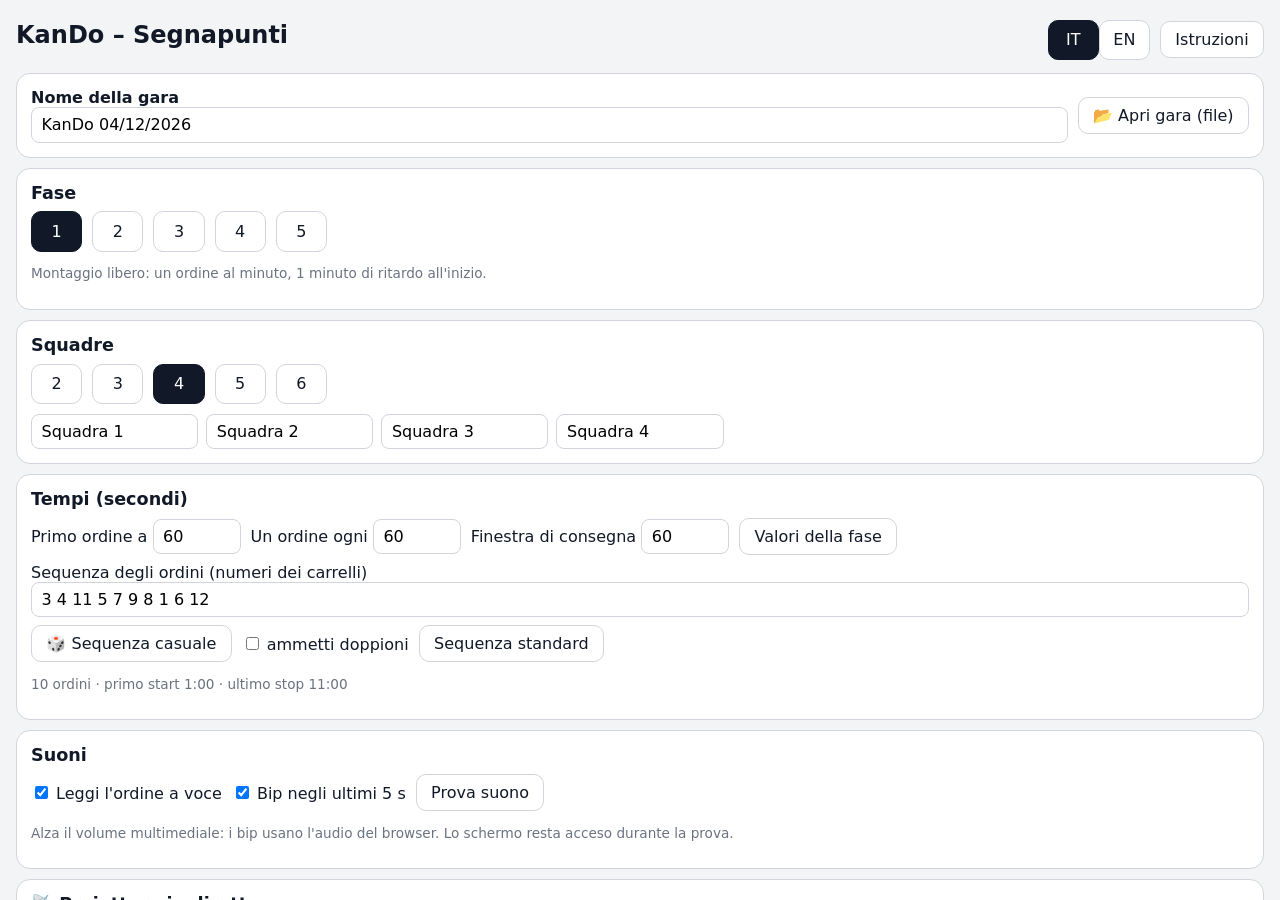
<file: kando/index.html>
<!doctype html>
<html lang="it">
<head>
<meta charset="utf-8">
<meta name="viewport" content="width=device-width, initial-scale=1, viewport-fit=cover">
<meta name="theme-color" content="#1f2937">
<title>KanDo – Segnapunti</title>
<link rel="manifest" href="manifest.webmanifest">
<link rel="icon" href="icon-192.png">
<style>
:root{
  --bg:#f3f4f6; --panel:#ffffff; --ink:#111827; --muted:#6b7280; --line:#d1d5db;
  --blue:#1d4ed8; --green:#15803d; --green-l:#dcfce7; --red:#b91c1c; --red-l:#fee2e2;
  --amber:#b45309; --ko:#6d28d9; --ko-l:#ede9fe; --amber-l:#fef3c7; --kR:#c00000; --kG:#008a3e; --kY:#f5c400;
}
*{box-sizing:border-box}
html,body{margin:0;height:100%;background:var(--bg);color:var(--ink);
  font-family:system-ui,-apple-system,"Segoe UI",Roboto,sans-serif;-webkit-tap-highlight-color:transparent}
body{overflow:hidden}
button{font:inherit;color:inherit;cursor:pointer;border:1px solid var(--line);background:#fff;border-radius:10px;padding:.5em .9em}
button:active{transform:scale(.97)}
button.primary{background:var(--blue);color:#fff;border-color:var(--blue);font-weight:700}
button.danger{background:var(--red);color:#fff;border-color:var(--red)}
.hidden{display:none!important}
.screen{position:fixed;inset:0;display:flex;flex-direction:column}
.scroll{overflow:auto;padding:16px max(16px,env(safe-area-inset-right)) 32px max(16px,env(safe-area-inset-left))}
h1{font-size:1.5rem;margin:.2em 0 .6em} h2{font-size:1.1rem;margin:1.2em 0 .5em}
.row{display:flex;gap:10px;flex-wrap:wrap;align-items:center}
.card{background:var(--panel);border:1px solid var(--line);border-radius:14px;padding:14px;margin:10px 0}
.seg button{min-width:3.2em;padding:.6em .8em}
.seg button.on{background:var(--ink);color:#fff;border-color:var(--ink)}
.muted{color:var(--muted)} .small{font-size:.85rem}
input[type=text],input[type=number]{font:inherit;padding:.45em .6em;border:1px solid var(--line);border-radius:8px;background:#fff}
input[type=number]{width:5.5em}
.names{display:grid;grid-template-columns:repeat(auto-fill,minmax(150px,1fr));gap:8px}
.names input{width:100%}
.topbar{display:flex;justify-content:space-between;align-items:center;gap:8px}
/* ---------- game screen ---------- */
#game{gap:6px;padding:6px max(6px,env(safe-area-inset-right)) 6px max(6px,env(safe-area-inset-left))}
#hdr{display:grid;grid-template-columns:auto 1fr auto;gap:8px;align-items:stretch;flex:0 0 auto}
.box{background:var(--panel);border:1px solid var(--line);border-radius:12px;padding:6px 10px}
#clockBox{display:flex;flex-direction:column;justify-content:center;min-width:7.5em}
#clock{font-size:2.6rem;font-weight:800;font-variant-numeric:tabular-nums;line-height:1}
#phaseLbl{font-size:.85rem;color:var(--muted)}
#cur{display:flex;align-items:center;gap:12px;min-width:0}
#cur img{height:92px;width:auto;flex:0 0 auto}
#curTxt{min-width:0}
#curMain{font-size:1.9rem;font-weight:800;line-height:1.1;display:flex;align-items:center;gap:8px;flex-wrap:wrap}
#curSub{font-size:1rem;color:var(--muted)}
#countdown{font-size:2.4rem;font-weight:800;font-variant-numeric:tabular-nums;margin-left:auto;padding:0 6px;text-align:right;line-height:1}
#countdown small{display:block;font-size:.8rem;font-weight:600;color:var(--muted)}
#countdown.warn{color:var(--red)}
#side{display:flex;flex-direction:column;gap:6px;justify-content:space-between}
#next{font-size:.85rem;color:var(--muted);display:flex;align-items:center;gap:6px}
#next img{height:38px}
#ctrl{display:flex;gap:6px}
#ctrl button{padding:.45em .6em}
#ctrl{flex-wrap:wrap}
.code{display:inline-flex;gap:3px}
.code b{display:inline-block;min-width:1.15em;text-align:center;border-radius:5px;color:#fff;padding:0 .12em}
.code b.R{background:var(--kR)} .code b.G{background:var(--kG)} .code b.Y{background:var(--kY);color:#111}
#teams{flex:1 1 auto;display:grid;gap:6px;min-height:0}
.team{background:var(--panel);border:1px solid var(--line);border-radius:12px;display:flex;flex-direction:column;min-height:0;min-width:0;padding:6px;gap:6px}
.thead{display:flex;justify-content:space-between;align-items:baseline;gap:6px}
.tname{font-weight:800;font-size:1.15rem;white-space:nowrap;overflow:hidden;text-overflow:ellipsis}
.tstat{font-size:.85rem;color:var(--muted);white-space:nowrap;font-variant-numeric:tabular-nums}
.tstat b{color:var(--ink)}
.actions{flex:0 0 auto;display:flex;gap:6px;height:clamp(46px,28cqh,120px)}
.actions button{border-radius:12px;font-weight:800;line-height:1.15;padding:4px 6px;min-width:0;box-shadow:0 2px 0 rgba(0,0,0,.18)}
.actions button *{pointer-events:none}
.actions button small{display:block;font-size:.8rem;font-weight:600}
.deliver{flex:3 1 0;font-size:1.25rem;border:2px solid var(--blue);background:var(--blue);color:#fff}
.deliver.done{background:var(--green);border-color:var(--green);color:#fff}
.deliver:disabled,.okbtn:disabled{border:2px solid var(--line);background:#f9fafb;color:var(--muted);box-shadow:none}
.okbtn{flex:2 1 0;font-size:1.05rem;border:2px solid var(--amber);background:var(--amber-l);color:var(--amber);display:flex;align-items:center;justify-content:center;gap:4px;overflow:hidden}
.okbtn img{height:70%;max-height:60px;max-width:45%;object-fit:contain}
.okbtn.todo{animation:pulse 1.2s ease-in-out infinite}
.okbtn.done{background:var(--green-l);border-color:var(--green);color:var(--green)}
.okbtn.ko{background:var(--ko-l);border-color:var(--ko);color:var(--ko)}
.team{container-type:size;overflow:hidden}
.tiles{flex:1 1 auto;display:grid;gap:4px;min-height:0}
.tile{position:relative;border:1px solid var(--line);border-radius:9px;background:#fff;display:flex;flex-direction:column;align-items:center;justify-content:center;padding:2px;min-height:0;min-width:0;overflow:hidden;user-select:none;-webkit-user-select:none;touch-action:manipulation}
.tile .tn{font-size:.75rem;color:var(--muted);line-height:1}
.tile .tc{font-weight:700;font-size:.85rem;line-height:1.1}
.tile img{flex:1 1 auto;min-height:0;max-height:52px;max-width:90%;object-fit:contain;opacity:.95}
.tile .tm{font-weight:800;font-size:1rem;line-height:1.1;min-height:1.1em}
.tile.future{opacity:.45}
.tile.active{border:2px solid var(--blue);box-shadow:0 0 0 2px #bfdbfe}
.tile.del{background:var(--amber-l);border-color:var(--amber)}
.tile.del .tm{color:var(--amber)}
.tile.ok{background:var(--green-l);border-color:var(--green)}
.tile.ok .tm{color:var(--green)}
.tile.miss{background:var(--red-l);border-color:#fca5a5}
.tile.miss .tm{color:var(--red)}
.tile.ko{background:var(--ko-l);border-color:var(--ko)}
.tile.ko .tm{color:var(--ko)}
.tile.pending{animation:pulse 1.2s ease-in-out infinite}
@keyframes pulse{50%{box-shadow:0 0 0 3px var(--amber)}}
.small-teams .tile img{max-height:none}
.small-teams .tile .tc{font-size:1.05rem} .small-teams .tile .tm{font-size:1.3rem}
/* phone with many teams: buttons stay side by side, quality button smaller, tiles compact */
@container (max-width:340px){
  .deliver{font-size:1rem} .okbtn{font-size:.85rem} .okbtn img{display:none}
  .actions button small{font-size:.7rem}
  .tname{font-size:.95rem} .tstat{font-size:.72rem}
}
@container (max-height:270px){
  .actions{height:clamp(42px,30cqh,66px)}
  .tile .tn,.tile img{display:none}
  .tile{flex-direction:row;gap:4px;padding:1px}
  .tile .tc{font-size:.78rem} .tile .tm{font-size:.85rem;min-height:0}
  .tiles{gap:3px}
}
/* ---------- tables ---------- */
table{border-collapse:collapse;font-variant-numeric:tabular-nums}
th,td{border:1px solid var(--line);padding:4px 7px;text-align:center;white-space:nowrap}
th{background:#f9fafb}
td.ok{background:var(--green-l);color:var(--green);font-weight:700}
td.ko{background:var(--ko-l);color:var(--ko);font-weight:700}
td.del{background:var(--amber-l)}
td.miss{color:var(--red)}
.tablewrap{overflow:auto;max-width:100%}
#toast{position:fixed;left:50%;bottom:18px;transform:translateX(-50%);background:#111827;color:#fff;padding:.6em 1em;border-radius:10px;font-size:.95rem;z-index:50;opacity:0;transition:opacity .25s;pointer-events:none}
#toast.show{opacity:.95}
#warm{font-size:2.2rem;font-weight:800;font-variant-numeric:tabular-nums}
.help p,.help li{line-height:1.45}
@media (max-width:700px){
  #hdr{grid-template-columns:1fr auto} #cur{grid-column:1/-1;order:3}
  #cur img{height:64px} #curMain{font-size:1.4rem} #countdown{font-size:1.8rem} #clock{font-size:2rem}
}
#print{color:#000;background:#fff;font-size:11pt}
#print h1{font-size:20pt;margin:0 0 4px} #print h2{font-size:14pt;margin:14px 0 6px}
#print .pmeta{color:#374151;margin:2px 0} #print table{margin:4px 0;font-size:10.5pt;width:100%} #print th,#print td{padding:3px 5px}
#print .prank{margin:6px 0}
@media screen{#print{display:none}}
@media print{
  @page{size:A4 landscape;margin:10mm}
  html,body{height:auto!important;overflow:visible!important;background:#fff!important}
  body>*:not(#print){display:none!important}
  #print{display:block!important}
  #print .pbreak{break-before:page}
  #print table{break-inside:auto} #print tr{break-inside:avoid}
  *{-webkit-print-color-adjust:exact;print-color-adjust:exact}
}
</style>
</head>
<body>

<!-- ================= SETUP ================= -->
<section id="setup" class="screen">
 <div class="scroll">
  <div class="topbar">
   <h1 data-t="title"></h1>
   <div class="row">
    <div class="seg" id="langSeg"><button data-l="it">IT</button><button data-l="en">EN</button></div>
    <button id="helpBtn" data-t="help"></button>
   </div>
  </div>

  <div class="card" id="resumeCard">
   <div class="row"><b data-t="resumeTxt"></b><span id="resumeInfo" class="muted"></span>
    <button class="primary" id="resumeBtn" data-t="resume"></button>
    <button id="discardBtn" data-t="discard"></button></div>
  </div>

  <div class="card">
   <div class="row"><label style="flex:1"><b data-t="gameName"></b>
    <input type="text" id="fGame" maxlength="60" style="width:100%"></label>
    <button id="setupOpenBtn" data-t="openJson"></button></div>
  </div>

  <div class="card">
   <h2 style="margin-top:0" data-t="phase"></h2>
   <div class="seg row" id="phaseSeg"></div>
   <p class="muted small" id="phaseDesc"></p>
  </div>

  <div class="card">
   <h2 style="margin-top:0" data-t="teams"></h2>
   <div class="seg row" id="nSeg"></div>
   <div class="names" id="names" style="margin-top:10px"></div>
  </div>

  <div class="card">
   <h2 style="margin-top:0" data-t="timing"></h2>
   <div class="row">
    <label><span data-t="first"></span> <input type="number" id="fFirst" min="0" step="5"></label>
    <label><span data-t="interval"></span> <input type="number" id="fInt" min="10" step="5"></label>
    <label><span data-t="window"></span> <input type="number" id="fWin" min="5" step="5"></label>
    <button id="defBtn" data-t="defaults"></button>
   </div>
   <div class="row" style="margin-top:8px">
    <label style="flex:1"><span data-t="seq"></span>
     <input type="text" id="fSeq" style="width:100%" inputmode="numeric"></label>
   </div>
   <div class="row" style="margin-top:8px">
    <button id="rndBtn" data-t="rnd"></button>
    <label><input type="checkbox" id="fDup"> <span data-t="dup"></span></label>
    <button id="stdSeqBtn" data-t="stdSeq"></button>
   </div>
   <p class="muted small" id="seqLock"></p>
   <p class="muted small" id="timingInfo"></p>
  </div>

  <div class="card">
   <h2 style="margin-top:0" data-t="sound"></h2>
   <div class="row">
    <label><input type="checkbox" id="fVoice"> <span data-t="voice"></span></label>
    <label><input type="checkbox" id="fTick"> <span data-t="tick"></span></label>
    <button id="testBtn" data-t="test"></button>
   </div>
   <p class="muted small" data-t="soundNote"></p>
  </div>

  <div class="card">
   <h2 style="margin-top:0" data-t="liveTitle"></h2>
   <label><input type="checkbox" id="fLive"> <span data-t="liveOn"></span></label>
   <div id="liveBox" class="hidden" style="margin-top:8px">
    <div class="small"><b data-t="liveLink"></b>: <span id="liveUrl" style="word-break:break-all"></span></div>
    <div class="row" style="margin-top:6px"><button id="liveCopyBtn" data-t="copyLink"></button><button id="liveShareBtn" data-t="shareLink"></button><button id="liveQrBtn">QR</button><button id="liveSendBtn" data-t="liveSend"></button></div>
    <p class="muted small" data-t="liveNote"></p>
   </div>
  </div>

  <div class="card">
   <h2 style="margin-top:0" data-t="warmup"></h2>
   <div class="row"><span id="warm">10:00</span>
    <button id="warmBtn" data-t="warmStart"></button><button id="warmReset" data-t="reset"></button></div>
  </div>

  <div class="row" style="margin:14px 0">
   <button class="primary" id="startBtn" style="font-size:1.25rem;padding:.7em 1.6em" data-t="start"></button>
   <button id="summaryBtn" data-t="summary"></button>
  </div>
 </div>
</section>

<!-- ================= GAME ================= -->
<section id="game" class="screen hidden">
 <div id="hdr">
  <div class="box" id="clockBox"><div id="clock">0:00</div><div id="phaseLbl"></div></div>
  <div class="box" id="cur"><img id="curImg" alt=""><div id="curTxt"><div id="curMain"></div><div id="curSub"></div></div>
   <div id="countdown"></div></div>
  <div class="box" id="side">
   <div id="next"></div>
   <div id="ctrl"><button id="goBtn" class="primary"></button><button id="pauseBtn"></button><button id="endBtn" data-t="end"></button><button id="tickBtn" title="Bip 5 s"></button><button id="langBtn"></button><button id="fsBtn" title="Fullscreen">⛶</button></div>
  </div>
 </div>
 <div id="teams"></div>
</section>

<!-- ================= REPORT ================= -->
<section id="report" class="screen hidden">
 <div class="scroll">
  <div class="topbar"><h1 id="repTitle"></h1>
   <div class="row"><button id="repBack" data-t="backGame"></button><button id="repSetup" data-t="toSetup"></button><button class="primary" id="nextBtn"></button></div></div>
  <div class="row" style="margin:4px 0 10px">
   <button class="primary" id="pdfBtn" data-t="pdf"></button>
   <button id="jsonSaveBtn" data-t="saveJson"></button>
   <button id="jsonOpenBtn" data-t="openJson"></button>
   <input type="file" id="jsonFile" accept=".json,application/json" class="hidden">
  </div>
  <p class="muted small" id="repNote"></p>
  <div class="tablewrap"><table id="repTable"></table></div>
  <div class="row" style="margin:14px 0">
   <button class="primary" id="saveBtn" data-t="save"></button>
   <button id="csvBtn" data-t="csv"></button>
   <button class="primary" id="showBtn" style="background:#7c3aed;border-color:#7c3aed"></button>
   <button id="shareBtn"></button>
   <button id="repLiveBtn" data-t="liveSend"></button>
  </div>
  <h2 data-t="prodSummary"></h2>
  <div class="tablewrap"><table id="sumTable"></table></div>
  <div class="row" style="margin:14px 0">
   <button id="sumCsvBtn" data-t="csv"></button>
   <button id="clearSumBtn" data-t="clearSum"></button>
  </div>

 </div>
</section>

<!-- ================= HELP ================= -->
<section id="help" class="screen hidden" style="background:var(--bg)">
 <div class="scroll help">
  <div class="topbar"><h1 data-t="help"></h1><button id="helpClose" class="primary">OK</button></div>
  <div class="card" id="helpBody"></div>
 </div>
</section>

<!-- ================= SHOW (projector) ================= -->
<style>
#show{background:radial-gradient(ellipse at top,#1e3a8a 0%,#0b1020 70%);color:#f8fafc;cursor:pointer;user-select:none;-webkit-user-select:none;overflow:hidden}
#show .sbar{position:absolute;top:0;left:0;right:0;display:flex;justify-content:space-between;align-items:center;padding:10px 16px;font-size:clamp(.8rem,1.6vw,1.1rem);color:#93c5fd;z-index:3}
#show .sbar button{background:transparent;border:1px solid #334155;color:#cbd5e1;padding:.3em .7em;border-radius:8px}
#show .stage{position:absolute;inset:48px 16px 40px;display:flex;flex-direction:column;align-items:center;justify-content:center}
#show .hint{position:absolute;bottom:10px;left:0;right:0;text-align:center;color:#64748b;font-size:clamp(.75rem,1.4vw,1rem)}
#show h2.big{font-size:clamp(2rem,7vw,5.5rem);margin:0;text-align:center;line-height:1.05}
#show .sub{font-size:clamp(1rem,2.6vw,2rem);color:#cbd5e1;text-align:center;margin-top:.4em}
#show .board{width:min(1100px,100%);display:flex;flex-direction:column;gap:clamp(4px,1vh,10px);flex:1 1 auto;justify-content:center}
#show .srow{display:grid;grid-template-columns:clamp(2.2rem,6vw,4.5rem) minmax(5rem,15rem) 1fr clamp(3.5rem,9vw,7rem);align-items:center;gap:clamp(6px,1.2vw,16px);
  background:rgba(255,255,255,.06);border:1px solid rgba(255,255,255,.12);border-radius:14px;padding:clamp(4px,1vh,10px) clamp(8px,1.4vw,16px);min-height:0}
#show .srow.hid{opacity:.35}
#show .srow.new{animation:pop .7s cubic-bezier(.2,1.4,.4,1) both;border-color:#fbbf24;box-shadow:0 0 0 2px #fbbf24,0 0 30px rgba(251,191,36,.35)}
@keyframes pop{0%{transform:translateX(-60px) scale(.9);opacity:0}100%{transform:none;opacity:1}}
#show .rk{font-size:clamp(1.3rem,3.6vw,3rem);font-weight:900;color:#fbbf24;text-align:center}
#show .nm{font-size:clamp(1rem,2.6vw,2.2rem);font-weight:800;white-space:nowrap;overflow:hidden;text-overflow:ellipsis}
#show .det{font-size:clamp(.7rem,1.3vw,1rem);color:#cbd5e1;display:flex;flex-direction:column;gap:4px;min-width:0}
#show .bar{height:clamp(8px,1.6vh,16px);background:rgba(255,255,255,.12);border-radius:99px;overflow:hidden}
#show .bar i{display:block;height:100%;background:linear-gradient(90deg,#22c55e,#a3e635);border-radius:99px;width:0;transition:width 1.1s ease-out}
#show .strip{display:flex;gap:3px}
#show .strip b{flex:1;height:clamp(8px,1.6vh,16px);border-radius:3px;background:#334155}
#show .strip b.O{background:#22c55e} #show .strip b.K{background:#a78bfa} #show .strip b.Q{background:#f59e0b} #show .strip b.X{background:#ef4444}
#show .board{min-height:0} #show .board .srow{flex:1 1 0;max-height:110px;overflow:hidden}
#show .btitle{font-size:clamp(1rem,2.6vw,1.9rem);font-weight:800;color:#fbbf24;margin-bottom:clamp(4px,1.2vh,12px);text-align:center}
#show .strip b.D{background:#60a5fa}
#show .bar i.bl{background:linear-gradient(90deg,#3b82f6,#60a5fa)}
#show .mv{display:block;font-size:.38em;font-weight:800;line-height:1}
#show .mv.up{color:#4ade80} #show .mv.dn{color:#f87171} #show .mv.eq{color:#94a3b8}
#show .pc{font-size:clamp(1.4rem,4vw,3.4rem);font-weight:900;text-align:right;font-variant-numeric:tabular-nums}
#show .podium{display:flex;align-items:flex-end;justify-content:center;gap:clamp(8px,2vw,24px);width:min(1000px,100%);flex:1 1 auto;padding-top:2vh}
#show .pod{flex:1;display:flex;flex-direction:column;align-items:center;justify-content:flex-end;min-width:0}
#show .pod .pn{font-size:clamp(1rem,3vw,2.6rem);font-weight:900;text-align:center;max-width:100%;overflow:hidden;text-overflow:ellipsis;white-space:nowrap}
#show .pod .pp{font-size:clamp(.9rem,2.2vw,1.8rem);color:#cbd5e1;margin-bottom:6px}
#show .pod .blk{width:100%;border-radius:14px 14px 0 0;display:flex;align-items:flex-start;justify-content:center;font-size:clamp(2rem,7vw,6rem);font-weight:900;color:#0b1020;animation:rise .9s ease-out both}
#show .pod.p1 .blk{background:linear-gradient(#fde047,#f59e0b);height:42vh} #show .pod.p2 .blk{background:linear-gradient(#e5e7eb,#94a3b8);height:30vh;animation-delay:.25s}
#show .pod.p3 .blk{background:linear-gradient(#fdba74,#c2410c);height:22vh;animation-delay:.5s}
@keyframes rise{0%{transform:scaleY(0);transform-origin:bottom}100%{transform:scaleY(1);transform-origin:bottom}}
#show .drum{font-size:clamp(3rem,12vw,9rem);animation:shake .12s infinite}
@keyframes shake{0%{transform:translateX(-4px) rotate(-2deg)}50%{transform:translateX(4px) rotate(2deg)}100%{transform:translateX(-4px)}}
#show svg text{fill:#cbd5e1}
#show .nerd{flex:1 1 auto;align-self:stretch;min-height:0;display:grid;grid-template-rows:auto auto minmax(0,1fr) auto;gap:clamp(4px,1vh,10px)}
#show .nerd h2{margin:0;text-align:center;font-size:clamp(1.1rem,2.6vw,2.2rem);color:#fbbf24}
#show .kpis{display:grid;grid-template-columns:repeat(6,minmax(0,1fr));gap:clamp(4px,.8vw,10px)}
#show .kpi{background:rgba(255,255,255,.06);border:1px solid rgba(255,255,255,.12);border-radius:12px;padding:clamp(3px,.8vh,8px) clamp(6px,.8vw,12px);min-width:0}
#show .kpi span{display:block;font-size:clamp(.6rem,1vw,.9rem);color:#93c5fd;white-space:nowrap;overflow:hidden;text-overflow:ellipsis}
#show .kpi b{display:block;font-size:clamp(1rem,2.3vw,2rem);color:#f8fafc;font-variant-numeric:tabular-nums;white-space:nowrap}
#show .kpi i{display:block;font-style:normal;font-size:clamp(.55rem,.85vw,.8rem);color:#94a3b8;white-space:nowrap;overflow:hidden;text-overflow:ellipsis}
#show .charts{display:grid;grid-template-columns:1fr 1fr;grid-template-rows:minmax(0,1fr) minmax(0,1fr);gap:clamp(4px,.8vw,10px);min-height:0}
#show .ch{background:rgba(255,255,255,.04);border:1px solid rgba(255,255,255,.1);border-radius:12px;padding:4px 8px;display:flex;flex-direction:column;min-height:0;min-width:0}
#show .ch h4{margin:0;font-size:clamp(.7rem,1.25vw,1.05rem);color:#fbbf24;white-space:nowrap;overflow:hidden;text-overflow:ellipsis}
#show .ch svg{flex:1 1 auto;min-height:0;width:100%;height:100%}
#show .ch svg text{font-family:inherit}
#show .foot{font-size:clamp(.55rem,.85vw,.78rem);color:#64748b;text-align:center}
@media (max-width:760px){ #show .kpis{grid-template-columns:repeat(3,minmax(0,1fr))} #show .charts{grid-template-columns:1fr;grid-template-rows:repeat(4,220px)} #show .nerd{overflow-y:auto;display:block} #show .nerd>*{margin-bottom:8px} }
#confetti{position:absolute;inset:0;pointer-events:none;z-index:2}
#qrBox{position:fixed;inset:0;background:rgba(0,0,0,.6);display:flex;align-items:center;justify-content:center;z-index:60}
#qrBox .card{max-width:min(92vw,420px);text-align:center}
#qrBox #qr{display:flex;justify-content:center;margin:10px 0}
#qrBox #qr img,#qrBox #qr canvas{width:min(80vw,320px)!important;height:auto!important}
</style>
<section id="show" class="screen hidden">
 <canvas id="confetti"></canvas>
 <div class="sbar"><span id="showTitle"></span><span><button id="liveNewBtn" class="hidden" style="background:#f59e0b;color:#111;border-color:#f59e0b;font-weight:800"></button> <button id="showFs">⛶</button> <button id="showClose">✕</button></span></div>
 <div class="stage" id="stage"></div>
 <div class="hint" id="showHint"></div>
</section>
<div id="qrBox" class="hidden"><div class="card">
 <b data-t="qrTitle"></b><div id="qr"></div>
 <p class="small muted" data-t="qrNote"></p>
 <div class="row" style="justify-content:center"><button id="qrShare" class="primary" data-t="shareLink"></button><button id="qrCopy" data-t="copyLink"></button><button id="qrClose">OK</button></div>
</div></div>

<div id="print"></div>
<div id="toast"></div>

<script>
"use strict";
const IMG = {"1": "[data-uri]", "2": "[data-uri]", "3": "[data-uri]", "4": "[data-uri]", "5": "[data-uri]", "6": "[data-uri]", "7": "[data-uri]", "8": "[data-uri]", "9": "[data-uri]", "10": "[data-uri]", "11": "[data-uri]", "12": "[data-uri]"};
const CODES = {1:"GRG",2:"RRG",3:"YRG",4:"GRY",5:"RRY",6:"YRY",7:"GGG",8:"RGG",9:"YGG",10:"GGY",11:"RGY",12:"YGY"};
const DEF_SEQ = [3,4,11,5,7,9,8,1,6,12];
// timing per phase (seconds): first order call, interval between calls, delivery window after the call
const PH = {1:{first:60,interval:60,window:60},2:{first:60,interval:60,window:60},
            3:{first:0,interval:45,window:45},4:{first:15,interval:30,window:15},5:{first:15,interval:30,window:15}};
const COLW = {it:{R:"rosso",G:"verde",Y:"giallo"},en:{R:"red",G:"green",Y:"yellow"}};

const T = {
 it:{title:"KanDo – Segnapunti",help:"Istruzioni",resumeTxt:"Prova in corso:",resume:"Riprendi",discard:"Annulla prova",
  phase:"Fase",teams:"Squadre",timing:"Tempi (secondi)",first:"Primo ordine a",interval:"Un ordine ogni",window:"Finestra di consegna",
  defaults:"Valori della fase",seq:"Sequenza degli ordini (numeri dei carrelli)",rnd:"🎲 Sequenza casuale",dup:"ammetti doppioni",stdSeq:"Sequenza standard",seqLocked:"Fasi 4 e 5: si gioca con le carte d'ordine, quindi la sequenza è sempre quella standard.",sound:"Suoni",voice:"Leggi l'ordine a voce",
  tick:"Bip negli ultimi 5 s",tickOn:"Bip degli ultimi 5 s attivi",tickOff:"Bip degli ultimi 5 s spenti",test:"Prova suono",soundNote:"Alza il volume multimediale: i bip usano l'audio del browser. Lo schermo resta acceso durante la prova.",
  warmup:"Riscaldamento (10 minuti)",warmStart:"Avvia / pausa",reset:"Azzera",start:"Inizia la fase",summary:"Risultati",
  end:"Fine",go:"Via",pause:"Pausa",cont:"Riprendi",backGame:"Torna al gioco",toSetup:"Impostazioni",
  save:"Salva nel Production Summary",csv:"Esporta CSV",prodSummary:"Production Summary",clearSum:"Svuota",
  team:"Squadra",order:"Ordine",deliverBy:"consegna entro",next:"Poi",waitFirst:"Primo ordine tra",
  deliver:"CONSEGNATO",okQ:"? da controllare",allChecked:"✓ tutto controllato",okS:"buono",koS:"difettoso",ko:"KO",notDel:"non consegnato",delivered:"✓ consegnato",noOrder:"nessun ordine aperto",stopIn:"stop tra",opensIn:"apre tra",
  over:"Prova finita",ended:"Fine prova",del:"Cons.",ok:"OK",sl:"S.L.",ordered:"Ordinati",accepted:"Accettati",deliveredH:"Consegnati",
  time:"Ora",code:"Cod.",unchecked:"consegnati ma non controllati (contano come non OK)",saved:"Salvato nel Production Summary",nextPhase:"Vai alla fase",newRun:"Nuova prova ▶",
  confirmEnd:"Terminare la prova adesso?",confirmDiscard:"Cancellare la prova in corso?",confirmClear:"Svuotare il Production Summary?",
  phaseDesc:{1:"Montaggio libero: un ordine al minuto, 1 minuto di ritardo all'inizio.",2:"Qualità e conoscenza del prodotto: stessa cadenza della fase 1.",
   3:"Kanban squares: un ordine ogni 45 s, nessun ritardo.",4:"Flow kanban: consegna entro 15 s dalla scadenza, un ordine ogni 30 s.",5:"Supply chain: tre tavoli; stessa cadenza della fase 4."},
  timingInfo:(n,a,b)=>`${n} ordini · primo start ${a} · ultimo stop ${b}`,
  longpress:"Tieni premuto un riquadro per correggere la consegna",
  speak:(n,c)=>`Ordine numero ${n}. ${c}`,
  helpHtml:`<h2>Come si usa</h2>
<ol>
<li><b>Impostazioni</b>: scegli la fase (1–5) e il numero di squadre (2–6), scrivi i nomi. I tempi e la sequenza dei 10 ordini sono quelli dei report del docente; si possono cambiare. Nelle fasi 1–3 <b>🎲 Sequenza casuale</b> rimescola gli ordini (con “ammetti doppioni” lo stesso carrello può uscire più volte); nelle fasi 4–5 si gioca con le carte, quindi la sequenza resta quella standard.</li>
<li><b>Inizia la fase</b>, poi <b>Via</b> quando dai il segnale ai ragazzi. Il cronometro parte e lo schermo resta acceso. In alto a destra, durante il gioco, <b>🔔5s</b> accende o spegne i bip degli ultimi 5 secondi e <b>EN/IT</b> cambia la lingua (anche della voce).</li>
<li>All'<b>apertura</b> di ogni ordine (start) suonano due bip acuti e, se attiva, la voce legge la consegna (prima, seconda…), dalla fase 2 i colori, poi il numero del carrello. In alto vedi l'ordine aperto con la <b>foto del carrello</b>, così sai già cosa deve arrivare.</li>
<li>Alla <b>scadenza</b> (stop) suona un bip lungo e grave; negli ultimi 5 secondi un bip al secondo.</li>
<li>Quando una squadra consegna in tempo, tocca il suo pulsante grande <b>CONSEGNATO</b>. Un secondo tocco, finché l'ordine è aperto, annulla.</li>
<li><b>Controllo qualità dopo</b>: accanto a CONSEGNATO c'è il pulsante arancione <b>? da controllare</b> con la foto del <b>pezzo più vecchio consegnato e non ancora controllato</b>: compare appena la squadra consegna e resta lì finché non lo controlli (“+2” vuol dire altri due in coda). Quando hai tempo guarda il pezzo e toccalo: ogni tocco passa da <b>?</b> (da controllare, arancione) a <b>OK</b> (buono, verde) a <b>KO</b> (difettoso, viola) e di nuovo a <b>?</b>. Si può anche toccare il riquadro dell'ordine nella griglia sotto: stessi tre stati.</li>
<li>Correzioni: <b>tieni premuto</b> un riquadro per segnare o togliere la consegna di un ordine già chiuso.</li>
<li>A fine prova suonano tre bip. Con <b>Fine</b> vai ai risultati: il report (come le schede cartacee) entra da solo nel Production Summary e il pulsante <b>Vai alla fase …</b> riporta alle impostazioni con la fase successiva e le stesse squadre. In <b>Risultati</b> trovi il report (come le schede cartacee), il service level e il Production Summary di tutte le fasi; puoi esportare in CSV.</li>
<li><b>Report e archivio</b>: in <b>Risultati</b>, <b>📄 Report PDF</b> prepara il report di tutte le fasi giocate fino a quel momento (anche a metà gara): nella finestra di stampa scegli “Salva come PDF”. <b>💾 Salva gara</b> scarica un file con tutti i dati della giornata; <b>📂 Apri gara</b> lo ricarica, anche su un altro dispositivo o l'anno dopo.</li>
<li><b>Show per la classe</b>: nei risultati, <b>🎬 Classifica</b> svela le squadre dalla peggiore alla migliore (tocco o → per andare avanti, ← indietro), con rullo di tamburi prima della prima, podio e grafico del service level fase per fase. Per proiettarla dal computer usa <b>🔗 Link per il proiettore</b>: mandati il link (WhatsApp, mail) e aprilo sul PC; con il telecomando delle slide si va avanti con i tasti pagina.</li>
</ol>
<h2>Colori dei riquadri</h2>
<p>grigio chiaro = ordine futuro · bordo blu = ordine aperto · arancione <b>?</b> = consegnato, da controllare · verde <b>OK</b> = buono · viola <b>KO</b> = difettoso · rosso <b>✗</b> = non consegnato in tempo.</p>
<h2>Calcoli</h2>
<p>Consegnati = pezzi consegnati in tempo; Accettati = consegnati e OK; Service level = accettati / ordinati.</p>
<p class="muted">I dati restano sul telefono (anche se ricarichi la pagina). Per installarla: menu del browser → “Aggiungi a schermata Home”.</p>`},
 en:{title:"KanDo – Scoreboard",help:"Instructions",resumeTxt:"Run in progress:",resume:"Resume",discard:"Discard run",
  phase:"Phase",teams:"Teams",timing:"Timing (seconds)",first:"First order at",interval:"One order every",window:"Delivery window",
  defaults:"Phase defaults",seq:"Order sequence (trolley numbers)",rnd:"🎲 Random sequence",dup:"allow repeats",stdSeq:"Standard sequence",seqLocked:"Phases 4 and 5 are played with the order cards, so the sequence is always the standard one.",sound:"Sound",voice:"Read the order aloud",
  tick:"Beep in the last 5 s",tickOn:"Last-5-second beeps on",tickOff:"Last-5-second beeps off",test:"Test sound",soundNote:"Turn up the media volume: beeps use the browser audio. The screen stays on during the run.",
  warmup:"Warm-up (10 minutes)",warmStart:"Start / pause",reset:"Reset",start:"Start the phase",summary:"Results",
  end:"End",go:"Go",pause:"Pause",cont:"Resume",backGame:"Back to the game",toSetup:"Settings",
  save:"Save to Production Summary",csv:"Export CSV",prodSummary:"Production Summary",clearSum:"Clear",
  team:"Team",order:"Order",deliverBy:"deliver by",next:"Next",waitFirst:"First order in",
  deliver:"DELIVERED",okQ:"? to check",allChecked:"✓ all checked",okS:"good",koS:"defective",ko:"KO",notDel:"not delivered",delivered:"✓ delivered",noOrder:"no open order",stopIn:"stop in",opensIn:"opens in",
  over:"Run over",ended:"End of run",del:"Del.",ok:"OK",sl:"S.L.",ordered:"Ordered",accepted:"Accepted",deliveredH:"Delivered",
  time:"Time",code:"Code",unchecked:"delivered but not checked (counted as not OK)",saved:"Saved to the Production Summary",nextPhase:"Go to phase",newRun:"New run ▶",
  confirmEnd:"End the run now?",confirmDiscard:"Discard the run in progress?",confirmClear:"Clear the Production Summary?",
  phaseDesc:{1:"Free assembly: one order every minute, 1 minute delay at the start.",2:"Quality and product knowledge: same rate as phase 1.",
   3:"Kanban squares: one order every 45 s, no delay.",4:"Flow kanbans: delivery within 15 s of the deadline, one order every 30 s.",5:"Supply chain: three tables; same rate as phase 4."},
  timingInfo:(n,a,b)=>`${n} orders · first start ${a} · last stop ${b}`,
  longpress:"Press and hold a tile to correct a delivery",
  speak:(n,c)=>`Order number ${n}. ${c}`,
  helpHtml:`<h2>How to use it</h2>
<ol>
<li><b>Settings</b>: choose the phase (1–5) and the number of teams (2–6), type the names. Timing and the 10-order sequence come from the teacher's reports; they can be changed. In phases 1–3 <b>🎲 Random sequence</b> shuffles the orders (with “allow repeats” the same trolley can come up more than once); phases 4–5 are played with the cards, so the sequence stays the standard one.</li>
<li><b>Start the phase</b>, then <b>Go</b> when you give the signal. The clock starts and the screen stays on. Top right, during the game, <b>🔔5s</b> turns the last-5-second beeps on or off and <b>EN/IT</b> switches the language (voice included).</li>
<li>When each order <b>opens</b> (start) two high beeps sound and, if enabled, a voice reads the delivery (first, second…), from phase 2 the colours, then the trolley number. At the top you see the open order with the <b>trolley picture</b>, so you already know what must arrive.</li>
<li>At the <b>deadline</b> (stop) a long low beep sounds; in the last 5 seconds one beep per second.</li>
<li>When a team delivers on time, tap its big <b>DELIVERED</b> button. A second tap, while the order is open, undoes it.</li>
<li><b>Quality check later</b>: next to DELIVERED there is the orange button <b>? to check</b> with the picture of the <b>oldest delivered trolley not yet checked</b>: it appears as soon as the team delivers and stays until you check it (“+2” means two more are waiting). When you have time, look at the trolley and tap it: each tap goes from <b>?</b> (to check, orange) to <b>OK</b> (good, green) to <b>KO</b> (defective, purple) and back to <b>?</b>. You can also tap the order tile in the grid below: same three states.</li>
<li>Corrections: <b>press and hold</b> a tile to add or remove the delivery of a closed order.</li>
<li>At the end three beeps sound. <b>End</b> takes you to the results: the report goes into the Production Summary by itself and the <b>Go to phase …</b> button takes you back to the settings with the next phase and the same teams. <b>Results</b> shows the report (like the paper sheets), the service level and the Production Summary of all phases; you can export CSV.</li>
<li><b>Report and archive</b>: in <b>Results</b>, <b>📄 PDF report</b> builds the report of all phases played so far (also halfway through the game): in the print window choose “Save as PDF”. <b>💾 Save game</b> downloads a file with all the data of the day; <b>📂 Open game</b> loads it again, also on another device or the next year.</li>
<li><b>Show for the class</b>: in the results, <b>🎬 Leaderboard</b> reveals the teams from the worst to the best (tap or → to go on, ← back), with a drum roll before the winner, podium and service-level chart phase by phase. To project it from the computer use <b>🔗 Link for the projector</b>: send yourself the link (WhatsApp, mail) and open it on the PC; a slide clicker works with its page keys.</li>
</ol>
<h2>Tile colours</h2>
<p>light grey = future order · blue border = open order · orange <b>?</b> = delivered, to check · green <b>OK</b> = good · purple <b>KO</b> = defective · red <b>✗</b> = not delivered on time.</p>
<h2>Figures</h2>
<p>Delivered = trolleys delivered on time; Accepted = delivered and OK; Service level = accepted / ordered.</p>
<p class="muted">Data stay on the phone (also after a reload). To install: browser menu → “Add to Home screen”.</p>`}
};

/* ---------------- state ---------------- */
const LS = "kando-score-v1";
let S = load() || {lang:"it",phase:1,nTeams:4,names:["Squadra 1","Squadra 2","Squadra 3","Squadra 4","Squadra 5","Squadra 6"],
  timing:{...PH[1]},seq:DEF_SEQ.slice(),voice:true,tick:true,run:null,summary:{}};
function load(){try{return JSON.parse(localStorage.getItem(LS))}catch(e){return null}}
function save(){try{localStorage.setItem(LS,JSON.stringify(S))}catch(e){}}
const L = () => T[S.lang];
const $ = id => document.getElementById(id);

/* ---------------- audio ---------------- */
let AC = null;
function ac(){ if(!AC){ try{AC=new (window.AudioContext||window.webkitAudioContext)()}catch(e){} } if(AC&&AC.state==="suspended") AC.resume(); return AC }
function tone(f,dur,when=0,vol=.35,type="sine"){
  const a=ac(); if(!a) return; const t=a.currentTime+when;
  const o=a.createOscillator(), g=a.createGain(); o.type=type; o.frequency.value=f;
  g.gain.setValueAtTime(0,t); g.gain.linearRampToValueAtTime(vol,t+.01); g.gain.setValueAtTime(vol,t+dur-.03); g.gain.linearRampToValueAtTime(0,t+dur);
  o.connect(g).connect(a.destination); o.start(t); o.stop(t+dur+.02);
}
const beepStart = () => { tone(1320,.14,0,.4,"square"); tone(1320,.14,.22,.4,"square"); };
const beepTick  = () => tone(880,.07,0,.25);
const beepStop  = () => tone(392,.9,0,.5,"sawtooth");
const beepEnd   = () => { tone(523,.35,0,.45); tone(659,.35,.4,.45); tone(784,.7,.8,.45); };
const beepTap   = () => tone(1760,.05,0,.15);
// spoken order: delivery sequence as an ordinal, trolley model as a cardinal, colours only from phase 2
const ORD = {it:["prima","seconda","terza","quarta","quinta","sesta","settima","ottava","nona","decima","undicesima","dodicesima","tredicesima","quattordicesima","quindicesima","sedicesima","diciassettesima","diciottesima","diciannovesima","ventesima"],
             en:["first","second","third","fourth","fifth","sixth","seventh","eighth","ninth","tenth","eleventh","twelfth","thirteenth","fourteenth","fifteenth","sixteenth","seventeenth","eighteenth","nineteenth","twentieth"]};
function sayOrder(o,phase){
  const it=S.lang==="it", w=ORD[S.lang][o.i];
  let txt = it ? (w ? `${w[0].toUpperCase()+w.slice(1)} consegna.` : `Consegna numero ${o.i+1}.`)
               : (w ? `${w[0].toUpperCase()+w.slice(1)} delivery.` : `Delivery number ${o.i+1}.`);
  if(phase>=2){ const c=codeWords(o.code); txt += " "+c[0].toUpperCase()+c.slice(1)+"."; }
  return txt + (it ? ` Numero ${o.n}.` : ` Number ${o.n}.`);
}
function speak(text){
  if(!S.voice||!("speechSynthesis" in window)) return;
  try{ speechSynthesis.cancel(); const u=new SpeechSynthesisUtterance(text); u.lang=S.lang==="it"?"it-IT":"en-GB"; u.rate=1.05; speechSynthesis.speak(u);}catch(e){}
}
const codeWords = c => c.split("").map(x=>COLW[S.lang][x]).join(", ");

/* ---------------- wake lock / fullscreen ---------------- */
let WL=null;
async function wake(on){
  try{ if(on){ if("wakeLock" in navigator && !WL){ WL=await navigator.wakeLock.request("screen"); WL.addEventListener("release",()=>WL=null);} }
       else if(WL){ await WL.release(); WL=null; } }catch(e){}
}
document.addEventListener("visibilitychange",()=>{ if(document.visibilityState==="visible" && S.run && S.run.startedAt && !S.run.ended) wake(true) });

/* ---------------- helpers ---------------- */
const fmt = s => { s=Math.max(0,Math.floor(s)); return Math.floor(s/60)+":"+String(s%60).padStart(2,"0") };
const codeHtml = c => `<span class="code">${c.split("").map(x=>`<b class="${x}">${x}</b>`).join("")}</span>`;
function toast(msg){ const t=$("toast"); t.textContent=msg; t.classList.add("show"); clearTimeout(toast.h); toast.h=setTimeout(()=>t.classList.remove("show"),2200) }
function orders(tm,seq){ return seq.map((n,i)=>({i,n,code:CODES[n]||"???",start:tm.first+i*tm.interval,stop:tm.first+i*tm.interval+tm.window})) }

/* ---------------- setup screen ---------------- */
function applyLang(){
  document.documentElement.lang=S.lang;
  document.querySelectorAll("[data-t]").forEach(el=>{ const v=L()[el.dataset.t]; if(typeof v==="string") el.textContent=v });
  document.title=L().title;
  document.querySelectorAll("#langSeg button").forEach(b=>b.classList.toggle("on",b.dataset.l===S.lang));
  $("helpBody").innerHTML=L().helpHtml;
}
function renderSetup(){
  applyLang();
  $("phaseSeg").innerHTML=[1,2,3,4,5].map(p=>`<button data-p="${p}" class="${p===S.phase?"on":""}">${p}</button>`).join("");
  $("phaseDesc").textContent=L().phaseDesc[S.phase];
  $("nSeg").innerHTML=[2,3,4,5,6].map(n=>`<button data-n="${n}" class="${n===S.nTeams?"on":""}">${n}</button>`).join("");
  $("names").innerHTML=S.names.slice(0,S.nTeams).map((nm,i)=>`<input type="text" data-i="${i}" value="${nm.replace(/"/g,"&quot;")}" maxlength="20">`).join("");
  $("fFirst").value=S.timing.first; $("fInt").value=S.timing.interval; $("fWin").value=S.timing.window;
  const locked=S.phase>=4; if(locked && S.seq.join(" ")!==DEF_SEQ.join(" ")) S.seq=DEF_SEQ.slice();
  $("fSeq").disabled=locked; $("rndBtn").disabled=locked; $("fDup").disabled=locked; $("fDup").checked=!!S.dup;
  $("seqLock").textContent=locked?L().seqLocked:"";
  $("fGame").value=S.gameName||""; $("fSeq").value=S.seq.join(" "); $("fVoice").checked=S.voice; $("fTick").checked=S.tick;
  const o=orders(S.timing,S.seq); $("timingInfo").textContent=o.length?L().timingInfo(o.length,fmt(o[0].start),fmt(o[o.length-1].stop)):"";
  renderLive();
  const r=S.run; $("resumeCard").classList.toggle("hidden",!r);
  if(r) $("resumeInfo").textContent=`${L().phase} ${r.phase} · ${r.names.length} ${L().teams.toLowerCase()}`+(r.ended?` · ${L().over}`:"");
}
$("langSeg").onclick=e=>{ if(e.target.dataset.l){ S.lang=e.target.dataset.l; save(); renderSetup(); } };
$("phaseSeg").onclick=e=>{ const p=+e.target.dataset.p; if(p){ S.phase=p; S.timing={...PH[p]}; save(); renderSetup(); } };
$("nSeg").onclick=e=>{ const n=+e.target.dataset.n; if(n){ S.nTeams=n; save(); renderSetup(); } };
$("names").oninput=e=>{ const i=+e.target.dataset.i; S.names[i]=e.target.value; save(); };
["fFirst","fInt","fWin"].forEach((id,k)=>$(id).onchange=e=>{ const key=["first","interval","window"][k]; const v=Math.max(0,parseInt(e.target.value)||0); S.timing[key]=v; save(); renderSetup(); });
$("fSeq").onchange=e=>{ const v=e.target.value.split(/[^0-9]+/).map(Number).filter(n=>n>=1&&n<=12); if(v.length){ S.seq=v; save(); } renderSetup(); };
$("rndBtn").onclick=()=>{ if(S.phase>=4) return; const n=S.seq.length||10;
  if(S.dup) S.seq=Array.from({length:n},()=>1+Math.floor(Math.random()*12));
  else { const a=[1,2,3,4,5,6,7,8,9,10,11,12]; for(let i=a.length-1;i>0;i--){ const j=Math.floor(Math.random()*(i+1)); [a[i],a[j]]=[a[j],a[i]]; } S.seq=a.slice(0,Math.min(n,12)); }
  save(); renderSetup(); };
$("fDup").onchange=e=>{ S.dup=e.target.checked; save(); };
$("stdSeqBtn").onclick=()=>{ S.seq=DEF_SEQ.slice(); save(); renderSetup(); };
$("defBtn").onclick=()=>{ S.timing={...PH[S.phase]}; S.seq=DEF_SEQ.slice(); save(); renderSetup(); };
$("fVoice").onchange=e=>{ S.voice=e.target.checked; save(); };
$("fTick").onchange=e=>{ S.tick=e.target.checked; save(); };
$("testBtn").onclick=()=>{ beepStart(); setTimeout(beepTick,700); setTimeout(beepStop,1100); setTimeout(()=>speak(sayOrder({i:0,n:3,code:"YRG"},S.phase)),2200); };
$("helpBtn").onclick=()=>{ $("help").classList.remove("hidden") };
$("helpClose").onclick=()=>{ $("help").classList.add("hidden") };

// warm-up timer
let warm={left:600,run:false,last:0};
$("warmBtn").onclick=()=>{ ac(); if(warm.left<=0) return; warm.run=!warm.run; warm.last=performance.now(); if(warm.run) warmLoop(); };
function warmLoop(){ const h=setInterval(()=>{ if(!warm.run){clearInterval(h);return} const now=performance.now(); warm.left-=(now-warm.last)/1000; warm.last=now;
  if(warm.left<=0){ warm.left=0; warm.run=false; beepEnd(); } $("warm").textContent=fmt(Math.ceil(warm.left)); },250) }
$("warmReset").onclick=()=>{ warm={left:600,run:false,last:0}; $("warm").textContent="10:00" };

/* ---------------- run ---------------- */
// in-game switches: language and the beeps of the last 5 seconds
function gameSwitches(){ $("langBtn").textContent=S.lang==="it"?"EN":"IT"; $("tickBtn").textContent=S.tick?"🔔5s":"🔕5s"; }
$("langBtn").onclick=()=>{ S.lang=S.lang==="it"?"en":"it"; save(); applyLang(); $("phaseLbl").textContent=`${L().phase} ${S.run.phase}`; $("endBtn").textContent=L().end; gameSwitches(); frame(); };
$("tickBtn").onclick=()=>{ S.tick=!S.tick; save(); gameSwitches(); toast(S.tick?L().tickOn:L().tickOff); };
$("startBtn").onclick=()=>{
  if(S.run && !S.run.ended && S.run.startedAt && !confirm(L().confirmDiscard)) return;
  ac();
  if(S.phase>=4) S.seq=DEF_SEQ.slice();
  const names=S.names.slice(0,S.nTeams).map((n,i)=>n.trim()||`${L().team} ${i+1}`);
  S.run={phase:S.phase,names,orders:orders(S.timing,S.seq),startedAt:null,pausedAt:null,paused:0,ended:false,lastT:-1,
    marks:names.map(()=>S.seq.map(()=>({d:null,ok:false})))};
  save(); showGame();
};
$("resumeBtn").onclick=()=>{ ac(); showGame(); };
$("discardBtn").onclick=()=>{ if(confirm(L().confirmDiscard)){ S.run=null; save(); renderSetup(); } };
$("summaryBtn").onclick=()=>showReport();

function elapsed(){ const r=S.run; if(!r||!r.startedAt) return 0; const now=r.pausedAt||Date.now(); return (now-r.startedAt-r.paused)/1000 }

function showGame(){
  hideAll(); $("game").classList.remove("hidden");
  const r=S.run, n=r.names.length;
  const tc=$("teams"); layoutTeams();
  tc.classList.toggle("small-teams",n<=3);
  const no=r.orders.length, tcols = n<=3 ? Math.ceil(no/2) : Math.ceil(no/2); // 2 rows of tiles
  tc.innerHTML=r.names.map((nm,t)=>`<div class="team" data-t="${t}">
    <div class="thead"><span class="tname">${esc(nm)}</span><span class="tstat" id="st${t}"></span></div>
    <div class="actions"><button class="deliver" id="dv${t}" data-t="${t}"></button><button class="okbtn" id="qb${t}" data-t="${t}"></button></div>
    <div class="tiles" id="tl${t}" style="grid-template-columns:repeat(${tcols},minmax(0,1fr));grid-template-rows:repeat(2,minmax(0,1fr))">
     ${r.orders.map(o=>`<div class="tile" data-t="${t}" data-i="${o.i}"><span class="tn">${o.i+1} · #${o.n}</span><span class="tc">${o.code}</span>${IMG[o.n]?`<img src="${IMG[o.n]}" alt="">`:""}<span class="tm"></span></div>`).join("")}
    </div></div>`).join("");
  $("phaseLbl").textContent=`${L().phase} ${r.phase}`;
  $("endBtn").textContent=L().end; $("fsBtn").onclick=toggleFs; gameSwitches();
  if(r.startedAt && !r.ended) wake(true);
  r.lastT=elapsed(); // never replay old beeps after a reload
  frame();
}
// fill the screen: landscape -> more columns, portrait -> more rows
function layoutTeams(){
  const r=S.run; if(!r) return; const n=r.names.length, tall=innerHeight>innerWidth*1.05;
  const cols = tall ? (n<=3 ? 1 : 2) : (n<=3 ? n : (n===4 ? 2 : 3)), rows=Math.ceil(n/cols);
  const tc=$("teams"); tc.style.gridTemplateColumns=`repeat(${cols},minmax(0,1fr))`; tc.style.gridTemplateRows=`repeat(${rows},minmax(0,1fr))`;
}
addEventListener("resize",layoutTeams);
function esc(s){ return s.replace(/[&<>"]/g,c=>({"&":"&amp;","<":"&lt;",">":"&gt;",'"':"&quot;"}[c])) }
function hideAll(){ ["setup","game","report","help","show"].forEach(id=>$(id).classList.add("hidden")) }
function toggleFs(){ try{ if(!document.fullscreenElement) document.documentElement.requestFullscreen(); else document.exitFullscreen(); }catch(e){} }

$("goBtn").onclick=()=>{
  const r=S.run; ac();
  if(!r.startedAt){ r.startedAt=Date.now(); r.lastT=-0.001; wake(true); }
  else if(r.pausedAt){ r.paused+=Date.now()-r.pausedAt; r.pausedAt=null; wake(true); }
  save(); frame();
};
$("pauseBtn").onclick=()=>{ const r=S.run; if(r.startedAt && !r.pausedAt && !r.ended){ r.pausedAt=Date.now(); save(); frame(); } };
$("endBtn").onclick=()=>{ const r=S.run; if(!r.ended){ if(r.startedAt && !confirm(L().confirmEnd)) return; finish(false); } showReport(); };

function finish(sound){ const r=S.run; r.ended=true; if(!r.endT) r.endT=elapsed(); if(r.startedAt&&!r.pausedAt) r.pausedAt=Date.now(); wake(false); if(sound) beepEnd(); save(); }

// events: start beeps, ticks, stop beeps
function events(t0,t1){
  const r=S.run; if(t1<=t0) return;
  for(const o of r.orders){
    if(t0<o.start && o.start<=t1){ beepStart(); setTimeout(()=>speak(sayOrder(o,S.run.phase)),450); }
    if(S.tick) for(let k=1;k<=5;k++){ const x=o.stop-k; if(x>o.start && t0<x && x<=t1) beepTick(); }
    if(t0<o.stop && o.stop<=t1) beepStop();
  }
  const last=r.orders[r.orders.length-1];
  if(last && t0<last.stop && last.stop<=t1){ setTimeout(()=>{ finish(true); frame(); },1100); }
}

function state(t){
  const r=S.run; let open=null, next=null;
  for(const o of r.orders){ if(o.start<=t && t<o.stop){ open=o; break; } }
  for(const o of r.orders){ if(o.start>t){ next=o; break; } }
  return {open,next};
}

function frame(){
  const r=S.run; if(!r || $("game").classList.contains("hidden")) return;
  const t=elapsed();
  if(r.startedAt && !r.pausedAt && !r.ended){ events(r.lastT,t); r.lastT=t; }
  const {open,next}=state(r.startedAt?t:-1);
  $("clock").textContent=fmt(t);
  // go / pause buttons
  const gb=$("goBtn"), pb=$("pauseBtn");
  gb.textContent = !r.startedAt ? L().go : L().cont;
  gb.classList.toggle("hidden", !!(r.startedAt && !r.pausedAt) || r.ended);
  pb.textContent=L().pause; pb.classList.toggle("hidden", !r.startedAt || !!r.pausedAt || r.ended);
  // current order box
  const cd=$("countdown");
  if(r.ended){ $("curImg").removeAttribute("src"); $("curImg").style.visibility="hidden"; $("curMain").textContent=L().ended; $("curSub").textContent=""; cd.innerHTML=""; }
  else if(open){
    $("curImg").src=IMG[open.n]||""; $("curImg").style.visibility=IMG[open.n]?"visible":"hidden";
    $("curMain").innerHTML=`${L().order} ${open.i+1} · #${open.n} ${codeHtml(open.code)}`;
    $("curSub").textContent=`start ${fmt(open.start)} · ${L().deliverBy} ${fmt(open.stop)}`;
    const left=open.stop-t; cd.innerHTML=`<small>${L().stopIn}</small>${fmt(Math.ceil(left))}`; cd.classList.toggle("warn",left<=10);
  } else if(next){
    $("curImg").src=IMG[next.n]||""; $("curImg").style.visibility=IMG[next.n]?"visible":"hidden";
    $("curMain").innerHTML=`${L().order} ${next.i+1} · #${next.n} ${codeHtml(next.code)}`;
    $("curSub").textContent=`start ${fmt(next.start)} · ${L().deliverBy} ${fmt(next.stop)}`;
    const left=next.start-(r.startedAt?t:0); cd.innerHTML=`<small>${L().opensIn}</small>${fmt(Math.ceil(left))}`; cd.classList.remove("warn");
  }
  // next order (after the open one)
  const nx = open ? r.orders[open.i+1] : (next ? r.orders[next.i+1] : null);
  $("next").innerHTML = nx && !r.ended ? `${L().next}: #${nx.n} ${codeHtml(nx.code)} ${IMG[nx.n]?`<img src="${IMG[nx.n]}" alt="">`:""} <span>${fmt(nx.start)}</span>` : "";
  // teams
  r.names.forEach((nm,ti)=>{
    const m=r.marks[ti]; let del=0, ok=0, pend=0;
    m.forEach(x=>{ if(x.d!=null){ del++; if(x.ok) ok++; else if(!x.ko) pend++; } });
    $("st"+ti).innerHTML=`${L().del} <b>${del}</b> · ${L().ok} <b>${ok}</b> · ${L().sl} <b>${Math.round(100*ok/r.orders.length)}%</b>`;
    const b=$("dv"+ti);
    if(open && !r.ended && !r.pausedAt){
      const mk=m[open.i]; b.disabled=false;
      b.classList.toggle("done",mk.d!=null);
      setHtml(b, mk.d!=null ? `${L().delivered}<small>#${open.n} ${open.code} · ${fmt(mk.d)}</small>` : `${L().deliver}<small>#${open.n} ${open.code}</small>`);
    } else { b.disabled=true; b.classList.remove("done"); setHtml(b, r.ended?L().ended:L().noOrder); }
    // quality button: the oldest delivered piece not yet checked (also the one just delivered);
    // after a tap it stays on that piece for a few seconds, so OK -> KO -> ? can be cycled
    const q=$("qb"+ti), lk=QLOCK[ti];
    let qi = lk && lk.until>Date.now() ? lk.i : m.findIndex(x=>x.d!=null && !x.ok && !x.ko);
    const left = m.filter((x,i)=>i!==qi && x.d!=null && !x.ok && !x.ko).length;
    if(qi>=0 && r.startedAt){
      const mk=m[qi], o=r.orders[qi]; q.dataset.i=qi; q.disabled=false;
      q.classList.toggle("done",!!mk.ok); q.classList.toggle("ko",!!mk.ko); q.classList.toggle("todo",!mk.ok && !mk.ko);
      const img=IMG[o.n]?`<img src="${IMG[o.n]}" alt="">`:"";
      setHtml(q, `${img}<span>${mk.ok?"OK · "+L().okS:mk.ko?"KO · "+L().koS:L().okQ}<small>#${o.n} ${o.code}${left?` · +${left}`:""}</small></span>`);
    } else {
      delete q.dataset.i; q.disabled=true; q.classList.remove("done","todo","ko");
      const any=m.some(x=>x.d!=null);
      setHtml(q, `<span>${any?L().allChecked:L().okQ}<small>–</small></span>`);
    }
    const tiles=$("tl"+ti).children;
    r.orders.forEach((o,i)=>{
      const el=tiles[i], mk=m[i]; let cls="tile", mark="";
      const past = r.startedAt && t>=o.stop || r.ended;
      const isOpen = open && open.i===i && !r.ended;
      if(mk.d!=null){ if(mk.ok){cls+=" ok"; mark="OK"} else if(mk.ko){cls+=" ko"; mark="KO"} else {cls+=" del"; mark="?"; if(past) cls+=" pending"} }
      else if(past){ cls+=" miss"; mark="✗" }
      else if(!isOpen) cls+=" future";
      if(isOpen) cls+=" active";
      if(el.className!==cls) el.className=cls;
      const tm=el.lastElementChild; if(tm.textContent!==mark) tm.textContent=mark;
    });
  });
}
setInterval(frame,200);

// rewrite a button only when its content changes (a rewrite under the finger would swallow the tap)
// quality of a delivered piece: ? (to check) -> OK -> KO -> ?
const QLOCK={};
function cycleQ(mk){ if(mk.ok){ mk.ok=false; mk.ko=true; } else if(mk.ko){ mk.ko=false; } else mk.ok=true; }
function setHtml(el,h){ if(el._h!==h){ el._h=h; el.innerHTML=h; } }
function prevOrder(t){ const r=S.run; let p=null; for(const o of r.orders){ if(r.ended || o.stop<=t) p=o; } return p }
// quality button: toggles OK of the previous order
$("teams").addEventListener("click",e=>{
  const q=e.target.closest(".okbtn"); if(!q||q.disabled||q.dataset.i==null) return;
  const ti=+q.dataset.t, i=+q.dataset.i, mk=S.run.marks[ti][i]; if(mk.d==null) return;
  cycleQ(mk); QLOCK[ti]={i,until:Date.now()+2500}; beepTap(); save(); frame();
});
// deliver button
$("teams").addEventListener("click",e=>{
  const b=e.target.closest(".deliver"); if(!b||b.disabled) return;
  const r=S.run, t=elapsed(), {open}=state(t); if(!open) return;
  const mk=r.marks[+b.dataset.t][open.i];
  if(mk.d==null){ mk.d=Math.round(t); beepTap(); } else { mk.d=null; mk.ok=false; mk.ko=false; }
  save(); frame();
});
// tiles: tap = OK toggle (only if delivered); long press = toggle delivery of a closed order
let lp=null;
$("teams").addEventListener("pointerdown",e=>{
  const el=e.target.closest(".tile"); if(!el) return;
  lp={el,done:false,h:setTimeout(()=>{ lp.done=true; longPress(el) },650)};
});
["pointerup","pointercancel","pointerleave"].forEach(ev=>$("teams").addEventListener(ev,e=>{
  if(!lp) return; clearTimeout(lp.h);
  if(ev==="pointerup" && !lp.done && e.target.closest(".tile")===lp.el) tapTile(lp.el);
  lp=null;
},true));
$("teams").addEventListener("contextmenu",e=>{ if(e.target.closest(".tile")) e.preventDefault() });
function tapTile(el){
  const r=S.run, mk=r.marks[+el.dataset.t][+el.dataset.i];
  if(mk.d==null){ toast(L().longpress); return; }
  cycleQ(mk); beepTap(); save(); frame();
}
function longPress(el){
  const r=S.run, i=+el.dataset.i, o=r.orders[i], mk=r.marks[+el.dataset.t][i];
  if(mk.d==null){ mk.d=o.stop; } else { mk.d=null; mk.ok=false; mk.ko=false; }
  if(navigator.vibrate) navigator.vibrate(40);
  beepTap(); save(); frame();
}

/* ---------------- report ---------------- */
function teamStats(r,ti){ let del=0,ok=0,ko=0,pend=0; r.marks[ti].forEach(x=>{ if(x.d!=null){del++; if(x.ok) ok++; else if(x.ko) ko++; else pend++;} }); return {del,ok,ko,pend,sl:ok/r.orders.length} }
function showReport(){
  hideAll(); $("report").classList.remove("hidden"); applyLang();
  const r=S.run;
  if(r && r.ended) saveSummary();
  const nb=$("nextBtn"); nb.textContent = r && r.phase<5 ? `${L().nextPhase} ${r.phase+1} ▶` : L().newRun;
  $("showBtn").textContent=SHOW_T[S.lang].showBtn; $("shareBtn").textContent=SHOW_T[S.lang].share;
  $("showBtn").classList.toggle("hidden",!r); $("shareBtn").classList.toggle("hidden",!r);
  $("repBack").classList.toggle("hidden",!r); $("saveBtn").classList.toggle("hidden",!r); $("csvBtn").classList.toggle("hidden",!r);
  if(r){
    $("repTitle").textContent=`Customer Satisfaction Report – ${L().phase} ${r.phase}`;
    $("repTable").innerHTML=runTableHtml(r);
    const st=r.names.map((_,ti)=>teamStats(r,ti));
    const pend=st.reduce((a,s)=>a+s.pend,0);
    $("repNote").textContent = pend ? `${pend} ${L().unchecked}` : "";
  } else { $("repTitle").textContent=L().summary; $("repTable").innerHTML=""; $("repNote").textContent=""; }
  renderSummary(); renderLive();
  if(r && r.ended) livePushIfNew();
}
function renderSummary(){
  const ph=Object.keys(S.summary).map(Number).sort();
  const names=[]; ph.forEach(p=>S.summary[p].teams.forEach(tm=>{ if(!names.includes(tm.name)) names.push(tm.name) }));
  if(!ph.length){ $("sumTable").innerHTML=`<tr><td class="muted">–</td></tr>`; return; }
  let h=`<tr><th>${L().team}</th><th></th>`+ph.map(p=>`<th>${L().phase} ${p}</th>`).join("")+`</tr>`;
  names.forEach(nm=>{
    [["del",L().deliveredH],["ok",L().accepted],["sl","S.L."]].forEach(([k,lab],j)=>{
      h+=`<tr>${j===0?`<th rowspan="3">${esc(nm)}</th>`:""}<td>${lab}</td>`+ph.map(p=>{ const tm=S.summary[p].teams.find(x=>x.name===nm);
        if(!tm) return "<td></td>"; return `<td>${k==="sl"?Math.round(100*tm.sl)+"%":tm[k]}</td>`; }).join("")+`</tr>`;
    });
  });
  $("sumTable").innerHTML=h;
}
$("repBack").onclick=()=>showGame();
$("repSetup").onclick=()=>{ hideAll(); $("setup").classList.remove("hidden"); renderSetup(); };
function saveSummary(){ const r=S.run; archiveRun(); S.summary[r.phase]={teams:r.names.map((name,ti)=>({name,...teamStats(r,ti),ordered:r.orders.length}))}; save(); }
$("saveBtn").onclick=()=>{ saveSummary(); renderSummary(); toast(L().saved); };
// next phase: the finished run goes into the Production Summary, same teams, phase + 1
$("nextBtn").onclick=()=>{
  const r=S.run;
  if(r){ if(r.startedAt && !r.ended){ if(!confirm(L().confirmEnd)) return; finish(false); }
         if(r.ended) saveSummary(); S.phase=Math.min(5,r.phase+1); }
  S.timing={...PH[S.phase]}; S.run=null; save();
  hideAll(); $("setup").classList.remove("hidden"); renderSetup(); window.scrollTo(0,0);
};
$("clearSumBtn").onclick=()=>{ if(confirm(RT().confirmClearAll)){ S.summary={}; S.runs={}; save(); renderSummary(); } };
function download(name,rows){
  const csv="﻿"+rows.map(r=>r.map(v=>`"${String(v).replace(/"/g,'""')}"`).join(";")).join("\r\n");
  const a=document.createElement("a"); a.href=URL.createObjectURL(new Blob([csv],{type:"text/csv"})); a.download=name; a.click(); setTimeout(()=>URL.revokeObjectURL(a.href),2000);
}
$("csvBtn").onclick=()=>{ const r=S.run; const rows=[[L().order,"start","stop","#",L().code,...r.names.flatMap(n=>[n+" "+L().del,n+" "+L().ok])]];
  r.orders.forEach((o,i)=>rows.push([i+1,fmt(o.start),fmt(o.stop),o.n,o.code,...r.marks.flatMap(m=>[m[i].d!=null?fmt(m[i].d):"",m[i].ok?"OK":m[i].ko?"KO":(m[i].d!=null?"?":"")])]));
  rows.push(["Service level","","","","",...r.names.flatMap((_,ti)=>[Math.round(100*teamStats(r,ti).sl)+"%",""])]);
  download(`kando-fase${r.phase}.csv`,rows); };
$("sumCsvBtn").onclick=()=>{ const rows=[[L().phase,L().team,L().ordered,L().deliveredH,L().accepted,"S.L."]];
  Object.keys(S.summary).sort().forEach(p=>S.summary[p].teams.forEach(tm=>rows.push([p,tm.name,tm.ordered,tm.del,tm.ok,Math.round(100*tm.sl)+"%"])));
  download("kando-production-summary.csv",rows); };

/* ---------------- game archive: PDF report and JSON file ---------------- */
const REP_T = {
 it:{game:"Gara",gameName:"Nome della gara",pdf:"📄 Report PDF (tutte le fasi)",saveJson:"💾 Salva gara (file)",openJson:"📂 Apri gara (file)",
  repTitle:"KanDo – Report della gara",teams:"Squadre",phases:"Fasi giocate",printed:"Stampato il",ranking:"Classifica",
  inProgress:"in corso",settings:(a,b,c,n)=>`${n} ordini · primo ordine a ${a} · uno ogni ${b} s · finestra di consegna ${c} s`,
  legend:"Legenda: ✓ ora di consegna (in tempo) · OK buono · KO difettoso · ? consegnato non controllato · – non consegnato in tempo. Service level = pezzi buoni / ordini.",
  chart:"Service level fase per fase",noData:"Nessuna fase giocata: il report è vuoto.",
  badFile:"File non valido: non è una gara KanDo.",confirmOpen:"Aprire la gara dal file? I dati della gara attuale su questo dispositivo verranno sostituiti (salvali prima, se servono).",
  opened:"Gara aperta",confirmClearAll:"Svuotare il Production Summary e i dati di tutte le fasi della gara?",avg:"Media"},
 en:{game:"Game",gameName:"Game name",pdf:"📄 PDF report (all phases)",saveJson:"💾 Save game (file)",openJson:"📂 Open game (file)",
  repTitle:"KanDo – Game report",teams:"Teams",phases:"Phases played",printed:"Printed on",ranking:"Ranking",
  inProgress:"in progress",settings:(a,b,c,n)=>`${n} orders · first order at ${a} · one every ${b} s · delivery window ${c} s`,
  legend:"Legend: ✓ delivery time (on time) · OK good · KO defective · ? delivered, not checked · – not delivered on time. Service level = good trolleys / orders.",
  chart:"Service level phase by phase",noData:"No phase played yet: the report is empty.",
  badFile:"Invalid file: not a KanDo game.",confirmOpen:"Open the game from the file? The current game data on this device will be replaced (save them first, if needed).",
  opened:"Game opened",confirmClearAll:"Clear the Production Summary and the data of all phases of the game?",avg:"Average"}};
const RT = () => REP_T[S.lang];
Object.keys(REP_T).forEach(l=>["gameName","pdf","saveJson","openJson"].forEach(k=>T[l][k]=REP_T[l][k]));
if(!S.runs) S.runs={};
if(!S.gameName) S.gameName="KanDo "+new Date().toLocaleDateString(S.lang==="it"?"it-IT":"en-GB");

// detailed table of one run (same layout as the paper sheet)
function runTableHtml(r){
  let h=`<tr><th rowspan="2">${L().order}</th><th rowspan="2">start</th><th rowspan="2">stop</th><th rowspan="2">#</th><th rowspan="2">${L().code}</th>`+
    r.names.map(n=>`<th colspan="2">${esc(n)}</th>`).join("")+`</tr><tr>`+r.names.map(()=>`<th>${L().del}</th><th>${L().ok}</th>`).join("")+`</tr>`;
  const now = (r===S.run && !r.ended) ? (r.startedAt?elapsed():-1) : Infinity;
  r.orders.forEach((o,i)=>{
    if(now<o.stop && r.marks.every(m=>m[i].d==null)){ h+=`<tr><td>${i+1}</td><td>${fmt(o.start)}</td><td>${fmt(o.stop)}</td><td>${o.n}</td><td>${codeHtml(o.code)}</td>`+r.marks.map(()=>`<td></td><td></td>`).join("")+`</tr>`; return; }
    h+=`<tr><td>${i+1}</td><td>${fmt(o.start)}</td><td>${fmt(o.stop)}</td><td>${o.n}</td><td>${codeHtml(o.code)}</td>`+
      r.marks.map(m=>{ const x=m[i]; return x.d!=null ? `<td class="del">✓ ${fmt(x.d)}</td><td class="${x.ok?"ok":x.ko?"ko":""}">${x.ok?"OK":x.ko?"KO":"?"}</td>` : `<td class="miss">–</td><td></td>`; }).join("")+`</tr>`;
  });
  const st=r.names.map((_,ti)=>teamStats(r,ti));
  h+=`<tr><th colspan="5">${L().deliveredH} / ${L().accepted}</th>`+st.map(s=>`<th>${s.del}</th><th>${s.ok}</th>`).join("")+`</tr>`;
  h+=`<tr><th colspan="5">Service level</th>`+st.map(s=>`<th colspan="2">${Math.round(100*s.sl)}%</th>`).join("")+`</tr>`;
  return h;
}
function archiveRun(){ const r=S.run; if(!r||!r.startedAt) return; S.runs[r.phase]=JSON.parse(JSON.stringify(r)); }
function allRuns(){ const a={...S.runs}; if(S.run && S.run.startedAt) a[S.run.phase]=S.run; return a; }
function ranking(r){
  const key=s=>s.ok*10000+s.del*100-s.ko;
  const list=r.names.map((name,ti)=>({name,...teamStats(r,ti)})).sort((a,b)=>key(b)-key(a));
  list.forEach((x,k)=>x.rank = k>0 && key(list[k-1])===key(x) ? list[k-1].rank : k+1);
  return list;
}
function summaryFromRuns(runs){ const s={}; Object.entries(runs).forEach(([p,r])=>s[p]={teams:r.names.map((name,ti)=>({name,...teamStats(r,ti),ordered:r.orders.length}))}); return s; }

// light chart for paper
function chartSvgLight(runs){
  const ph=Object.keys(runs).map(Number).sort((a,b)=>a-b); if(ph.length<1) return "";
  const names=[]; ph.forEach(p=>runs[p].names.forEach(n=>{ if(!names.includes(n)) names.push(n) }));
  const W=900,H=330,LM=60,R=170,Tp=15,B=40, X=i=>LM+(ph.length<2?(W-LM-R)/2:i*(W-LM-R)/(ph.length-1)), Y=v=>Tp+(100-v)*(H-Tp-B)/100;
  const cols=["#2563eb","#db2777","#059669","#d97706","#7c3aed","#ea580c"];
  let g=`<svg viewBox="0 0 ${W} ${H}" width="100%" style="max-width:900px" font-family="system-ui,sans-serif">`;
  [0,25,50,75,100].forEach(v=>g+=`<line x1="${LM}" x2="${W-R}" y1="${Y(v)}" y2="${Y(v)}" stroke="#d1d5db"/><text x="${LM-8}" y="${Y(v)+5}" text-anchor="end" font-size="13" fill="#374151">${v}%</text>`);
  ph.forEach((p,i)=>g+=`<text x="${X(i)}" y="${H-12}" text-anchor="middle" font-size="14" fill="#374151">${L().phase} ${p}</text>`);
  const labels=[];
  names.forEach((n,k)=>{ const c=cols[k%6];
    const pts=ph.map((p,i)=>{ const r=runs[p], ti=r.names.indexOf(n); return ti<0?null:[X(i),Y(100*teamStats(r,ti).sl)] }).filter(Boolean);
    g+=`<polyline fill="none" stroke="${c}" stroke-width="3" points="${pts.map(q=>q.join(",")).join(" ")}"/>`;
    pts.forEach(q=>g+=`<circle cx="${q[0]}" cy="${q[1]}" r="4.5" fill="${c}"/>`);
    const lp=pts[pts.length-1]; if(lp) labels.push({x:lp[0]+10,y:lp[1]+5,n,c});
  });
  labels.sort((a,b)=>a.y-b.y).forEach((l,k,a)=>{ if(k && l.y-a[k-1].y<16) l.y=a[k-1].y+16; });
  const over=labels.length?labels[labels.length-1].y-(H-B+8):0; if(over>0) labels.forEach(l=>l.y-=over);
  labels.sort((a,b)=>b.y-a.y).forEach((l,k,a)=>{ if(k && a[k-1].y-l.y<16) l.y=a[k-1].y-16; });
  labels.forEach(l=>g+=`<text x="${l.x}" y="${l.y}" font-size="14" font-weight="700" fill="${l.c}">${esc(l.n)}</text>`);
  return g+"</svg>";
}

function buildPrint(){
  const runs=allRuns(), ph=Object.keys(runs).map(Number).sort((a,b)=>a-b);
  const names=[]; ph.forEach(p=>runs[p].names.forEach(n=>{ if(!names.includes(n)) names.push(n) }));
  const today=new Date().toLocaleString(S.lang==="it"?"it-IT":"en-GB",{dateStyle:"long",timeStyle:"short"});
  let h=`<header><h1>${RT().repTitle}</h1><div class="pmeta"><b>${esc(S.gameName||"")}</b> · ${RT().printed} ${today}</div>
    <div class="pmeta">${RT().teams}: ${names.map(esc).join(", ")||"–"} · ${RT().phases}: ${ph.join(", ")||"–"}</div></header>`;
  if(!ph.length){ $("print").innerHTML=h+`<p>${RT().noData}</p>`; return; }
  // production summary
  h+=`<h2>Production Summary</h2><table><tr><th>${L().team}</th>`+ph.map(p=>`<th colspan="3">${L().phase} ${p}${runs[p].ended?"":" ("+RT().inProgress+")"}</th>`).join("")+`<th>${RT().avg} S.L.</th></tr>`+
     `<tr><th></th>`+ph.map(()=>`<th>${L().del}</th><th>${L().ok}</th><th>S.L.</th>`).join("")+`<th></th></tr>`;
  names.forEach(n=>{ let sum=0,c=0;
    h+=`<tr><th>${esc(n)}</th>`+ph.map(p=>{ const r=runs[p], ti=r.names.indexOf(n); if(ti<0) return "<td></td><td></td><td></td>";
      const s=teamStats(r,ti); sum+=s.sl; c++; return `<td>${s.del}</td><td>${s.ok}</td><td><b>${Math.round(100*s.sl)}%</b></td>`; }).join("")+
      `<td><b>${c?Math.round(100*sum/c)+"%":""}</b></td></tr>`; });
  h+=`</table>`;
  if(ph.length>=2) h+=`<h2>${RT().chart}</h2>${chartSvgLight(runs)}`;
  // one page per phase
  ph.forEach(p=>{ const r=runs[p], o=r.orders, tm={first:o[0]?o[0].start:0, interval:o[1]?o[1].start-o[0].start:0, window:o[0]?o[0].stop-o[0].start:0};
    h+=`<section class="pbreak"><h2>${L().phase} ${p} – Customer Satisfaction Report${r.ended?"":" ("+RT().inProgress+")"}</h2>
      <div class="pmeta">${RT().settings(fmt(tm.first),tm.interval,tm.window,o.length)}</div>
      <table>${runTableHtml(r)}</table>
      <p class="prank"><b>${RT().ranking}:</b> ${ranking(r).map(x=>`${x.rank}° ${esc(x.name)} ${Math.round(100*x.sl)}%`).join(" · ")}</p></section>`;
  });
  h+=`<p class="pmeta">${RT().legend}</p>`;
  $("print").innerHTML=h;
}
function printReport(){
  if(S.run && S.run.ended) saveSummary();
  buildPrint();
  const t=document.title; document.title=`KanDo report – ${S.gameName||""}`.replace(/[\\/:*?"<>|]/g,"-");
  addEventListener("afterprint",()=>{ document.title=t; },{once:true});
  setTimeout(()=>window.print(),100);
}

// JSON file of the whole game
function saveGameFile(){
  if(S.run && S.run.ended) saveSummary();
  const runs=allRuns();
  const data={app:"kando-score",version:1,name:S.gameName,savedAt:new Date().toISOString(),lang:S.lang,names:S.names.slice(0,S.nTeams),runs,summary:summaryFromRuns(runs)};
  const a=document.createElement("a");
  a.href=URL.createObjectURL(new Blob([JSON.stringify(data,null,1)],{type:"application/json"}));
  a.download=`kando-${(S.gameName||"gara").replace(/[^\w\-]+/g,"_")}.json`; a.click(); setTimeout(()=>URL.revokeObjectURL(a.href),2000);
}
function openGameFile(file){
  const fr=new FileReader();
  fr.onload=()=>{
    let d; try{ d=JSON.parse(fr.result); }catch(e){ d=null; }
    if(!d || d.app!=="kando-score" || typeof d.runs!=="object"){ alert(RT().badFile); return; }
    if(!confirm(RT().confirmOpen)) return;
    S.runs=d.runs; S.summary=summaryFromRuns(d.runs); S.gameName=d.name||S.gameName; S.run=null;
    const last=Object.keys(d.runs).map(Number).sort((a,b)=>a-b).pop();
    if(last){ const nm=d.runs[last].names; S.nTeams=nm.length; nm.forEach((n,i)=>S.names[i]=n); }
    save(); toast(RT().opened); showReport();
  };
  fr.readAsText(file);
}
$("pdfBtn").onclick=printReport;
$("jsonSaveBtn").onclick=saveGameFile;
$("jsonOpenBtn").onclick=()=>$("jsonFile").click();
$("setupOpenBtn").onclick=()=>$("jsonFile").click();
$("jsonFile").onchange=e=>{ const f=e.target.files[0]; if(f) openGameFile(f); e.target.value=""; };
$("fGame").onchange=e=>{ S.gameName=e.target.value.trim()||S.gameName; save(); };

/* ---------------- show mode (results for the projector) ---------------- */
const SHOW_T = {
 it:{showBtn:"🎬 Classifica (show)",share:"🔗 Link per il proiettore",qrTitle:"Apri i risultati su un altro schermo",
  qrNote:"Manda il link a te stesso (WhatsApp, mail…) e aprilo sul computer del proiettore: parte la classifica. I ragazzi possono anche inquadrare il QR.",
  shareLink:"Condividi",copyLink:"Copia link",copied:"Link copiato",results:"Risultati",hint:"tocca, clic o → per andare avanti · ← indietro",
  intro:(o,n)=>`${o} ordini · ${n} squadre`,ready:"Chi ha servito meglio il cliente?",del:"consegnati",ok:"buoni",ko:"difettosi",
  podium:"Il podio",progress:"Service level fase per fase",phase:"Fase",place:"°",openApp:"Apri l'app",
  delTitle:"Prima classifica: chi ha consegnato di più?",delOf:(d,o)=>`${d} consegne su ${o}`,
  twist:"Ma il cliente accetta solo carrelli <b>buoni</b>…",twistSub:"Ecco la classifica vera: il service level",qTitle:"Classifica finale: pezzi buoni"},
 en:{showBtn:"🎬 Leaderboard (show)",share:"🔗 Link for the projector",qrTitle:"Open the results on another screen",
  qrNote:"Send the link to yourself (WhatsApp, mail…) and open it on the projector computer: the leaderboard starts. Students can also scan the QR.",
  shareLink:"Share",copyLink:"Copy link",copied:"Link copied",results:"Results",hint:"tap, click or → to go on · ← back",
  intro:(o,n)=>`${o} orders · ${n} teams`,ready:"Who served the customer best?",del:"delivered",ok:"good",ko:"defective",
  podium:"The podium",progress:"Service level phase by phase",phase:"Phase",place:"",openApp:"Open the app",
  delTitle:"First ranking: who delivered the most?",delOf:(d,o)=>`${d} deliveries out of ${o}`,
  twist:"But the customer accepts only <b>good</b> trolleys…",twistSub:"Here is the real ranking: the service level",qTitle:"Final ranking: good trolleys"}};
Object.keys(SHOW_T).forEach(l=>Object.assign(T[l],{qrTitle:SHOW_T[l].qrTitle,qrNote:SHOW_T[l].qrNote,shareLink:SHOW_T[l].shareLink,copyLink:SHOW_T[l].copyLink}));
const ST = () => SHOW_T[SHOW.lang||S.lang];
const TEAM_COL=["#60a5fa","#f472b6","#34d399","#fbbf24","#a78bfa","#fb923c"];

// compact results: one character per order: O good, K defective, Q delivered not checked, X not delivered, - not reached
function packRun(r){
  const t=elapsed();
  return {v:1,l:S.lang,p:r.phase,o:r.orders.map(o=>o.n),w:r.orders.map(o=>[o.start,o.stop]),
    t:r.names.map((n,ti)=>({n,d:r.marks[ti].map(x=>x.d==null?null:Math.round(x.d)),m:r.marks[ti].map((x,i)=>x.d!=null?(x.ok?"O":x.ko?"K":"Q"):((r.ended||t>=r.orders[i].stop)?"X":"-")).join("")})),
    s:Object.fromEntries(Object.entries(S.summary).map(([p,v])=>[p,v.teams.map(tm=>[tm.name,Math.round(100*tm.sl)])]))};
}
const b64e = s => { const b=new TextEncoder().encode(s); let x=""; b.forEach(c=>x+=String.fromCharCode(c)); return btoa(x).replace(/\+/g,"-").replace(/\//g,"_").replace(/=+$/,""); };
const b64d = s => { s=s.replace(/-/g,"+").replace(/_/g,"/"); const x=atob(s); return new TextDecoder().decode(Uint8Array.from(x,c=>c.charCodeAt(0))); };
const showLink = D => location.origin+location.pathname+"#show="+b64e(JSON.stringify(D));

let SHOW={D:null,step:0,steps:[],fromLink:false,lang:null,busy:false};
function openShow(D,fromLink){
  SHOW={D,step:0,fromLink,lang:D.l||S.lang,busy:false,steps:[]};
  const teams=D.t.map((tm,i)=>{ const m=tm.m; const ok=(m.match(/O/g)||[]).length, ko=(m.match(/K/g)||[]).length, del=ok+ko+(m.match(/Q/g)||[]).length;
    return {i,name:tm.n,m,ok,ko,del,sl:ok/m.length,col:TEAM_COL[i%6]}; });
  const key=x=>x.ok*10000+x.del*100-x.ko;
  const desc=teams.slice().sort((a,b)=>key(b)-key(a));
  desc.forEach((x,k)=>{ x.rank = k>0 && key(desc[k-1])===key(x) ? desc[k-1].rank : k+1; });
  SHOW.desc=desc; SHOW.asc=desc.slice().reverse();
  // first ranking: deliveries only (good or not)
  const ddesc=teams.slice().sort((a,b)=>b.del-a.del);
  ddesc.forEach((x,k)=>{ x.drank = k>0 && ddesc[k-1].del===x.del ? ddesc[k-1].drank : k+1; });
  SHOW.ddesc=ddesc; SHOW.dasc=ddesc.slice().reverse();
  SHOW.steps=["intro",...SHOW.dasc.map((_,k)=>"del"+(k+1)),"twist",...SHOW.asc.map((_,k)=>"rev"+(k+1)),"podium"];
  if(Object.keys(D.s||{}).length>=2) SHOW.steps.push("progress");
  SHOW.teams=teams; SHOW.steps.push("stats");
  hideAll(); $("show").classList.remove("hidden");
  $("showTitle").textContent=`KanDo · ${ST().phase} ${D.p} · ${ST().results}`;
  $("showHint").textContent=ST().hint;
  try{ if(!document.fullscreenElement) document.documentElement.requestFullscreen(); }catch(e){}
  renderShow(false);
}
function closeShow(){
  confettiStop(); try{ if(document.fullscreenElement) document.exitFullscreen(); }catch(e){}
  if(SHOW.live){ liveWaitScreen(LT().liveConn); return; }
  if(SHOW.fromLink){ history.replaceState(null,"",location.pathname); hideAll(); $("setup").classList.remove("hidden"); renderSetup(); return; }
  showReport();
}
function showStep(d){
  if(SHOW.busy) return; const n=SHOW.step+d; if(n<0||n>=SHOW.steps.length) return;
  SHOW.step=n; renderShow(d>0);
}
function renderShow(fwd){
  const st=SHOW.steps[SHOW.step], D=SHOW.D, g=$("stage"); confettiStop();
  if(st==="intro"){
    g.innerHTML=`<h2 class="big">${ST().phase} ${D.p}</h2><div class="sub">${ST().intro(D.o.length,D.t.length)}</div><div class="sub" style="margin-top:1.2em;color:#fbbf24">${ST().ready}</div>`;
    return;
  }
  if(st.startsWith("del")){ const k=+st.slice(3); drawDelBoard(k); if(fwd){ revealTone(k); if(k===SHOW.dasc.length) setTimeout(tadaa,300); } return; }
  if(st==="twist"){
    g.innerHTML=`<h2 class="big" style="font-size:clamp(1.8rem,5.5vw,4.4rem)">${ST().twist}</h2><div class="sub" style="color:#fbbf24;margin-top:.8em">${ST().twistSub}</div>`;
    if(fwd){ tone(330,.5,0,.35,"sawtooth"); tone(247,.9,.45,.35,"sawtooth"); } return;
  }
  if(st.startsWith("rev")){
    const k=+st.slice(3), last = k===SHOW.asc.length;
    if(fwd && last){ // drum roll before the winner
      SHOW.busy=true; g.innerHTML=`<div class="drum">🥁</div>`; drumRoll(2.2);
      setTimeout(()=>{ SHOW.busy=false; drawBoard(k); tadaa(); },2300); return;
    }
    drawBoard(k); if(fwd) revealTone(k); return;
  }
  if(st==="podium"){
    const top=SHOW.desc.filter(x=>x.rank<=3).slice(0,3);
    const by=r=>top.filter(x=>x.rank===r);
    const pod=(cls,list,label)=>`<div class="pod ${cls}">${list.map(x=>`<div class="pn" style="color:${x.col}">${esc(x.name)}</div>`).join("")}
      <div class="pp">${list.length?Math.round(100*list[0].sl)+"%":""}</div><div class="blk">${list.length?label:""}</div></div>`;
    g.innerHTML=`<h2 class="big" style="font-size:clamp(1.6rem,4.5vw,3.4rem)">${ST().podium}</h2><div class="podium">${pod("p2",by(2),"2")}${pod("p1",by(1),"1")}${pod("p3",by(3),"3")}</div>`;
    if(fwd) tadaa(); confetti(); return;
  }
  if(st==="progress") drawProgress();
  if(st==="stats") drawStats();
}
function drawBoard(k){
  const rev=new Set(SHOW.asc.slice(0,k).map(x=>x.i)), newest=SHOW.asc[k-1].i;
  const rows=SHOW.desc.map(x=>{
    if(!rev.has(x.i)) return `<div class="srow hid"><div class="rk">?</div><div class="nm">? ? ?</div><div class="det"></div><div class="pc">–</div></div>`;
    const strip=x.m.split("").map(c=>`<b class="${c==="-"?"":c}"></b>`).join("");
    return `<div class="srow${x.i===newest?" new":""}"><div class="rk">${x.rank}${ST().place}</div>
      <div class="nm" style="color:${x.col}">${esc(x.name)}</div>
      <div class="det"><div class="bar"><i data-w="${Math.round(100*x.sl)}"></i></div><div class="strip">${strip}</div>
      <div>✓ ${x.del} ${ST().del} · OK ${x.ok} ${ST().ok}${x.ko?` · KO ${x.ko} ${ST().ko}`:""}</div></div>
      <div class="pc">${Math.round(100*x.sl)}%${move(x)}</div></div>`;
  }).join("");
  $("stage").innerHTML=`<div class="btitle">${ST().qTitle}</div><div class="board">${rows}</div>`;
  requestAnimationFrame(()=>requestAnimationFrame(()=>document.querySelectorAll("#stage .bar i").forEach(b=>b.style.width=b.dataset.w+"%")));
}
function move(x){ const d=x.drank-x.rank;
  return d>0?`<span class="mv up">▲${d}</span>`:d<0?`<span class="mv dn">▼${-d}</span>`:`<span class="mv eq">=</span>`; }
// first ranking: deliveries, quality hidden (delivered = blue, not delivered = red)
function drawDelBoard(k){
  const rev=new Set(SHOW.dasc.slice(0,k).map(x=>x.i)), newest=SHOW.dasc[k-1].i, n=SHOW.D.o.length;
  const rows=SHOW.ddesc.map(x=>{
    if(!rev.has(x.i)) return `<div class="srow hid"><div class="rk">?</div><div class="nm">? ? ?</div><div class="det"></div><div class="pc">–</div></div>`;
    const strip=x.m.split("").map(c=>`<b class="${c==="X"?"X":c==="-"?"":"D"}"></b>`).join("");
    return `<div class="srow${x.i===newest?" new":""}"><div class="rk">${x.drank}${ST().place}</div>
      <div class="nm" style="color:${x.col}">${esc(x.name)}</div>
      <div class="det"><div class="bar"><i class="bl" data-w="${Math.round(100*x.del/n)}"></i></div><div class="strip">${strip}</div>
      <div>${ST().delOf(x.del,n)}</div></div>
      <div class="pc">${x.del}<small style="font-size:.45em;color:#94a3b8">/${n}</small></div></div>`;
  }).join("");
  $("stage").innerHTML=`<div class="btitle">${ST().delTitle}</div><div class="board">${rows}</div>`;
  requestAnimationFrame(()=>requestAnimationFrame(()=>document.querySelectorAll("#stage .bar i").forEach(b=>b.style.width=b.dataset.w+"%")));
}
function drawProgress(){
  const s=SHOW.D.s, ph=Object.keys(s).map(Number).sort((a,b)=>a-b), names=[];
  ph.forEach(p=>s[p].forEach(([n])=>{ if(!names.includes(n)) names.push(n) }));
  const W=1000,H=520,L=70,R=190,Tp=20,B=60, X=i=>L+(ph.length<2?0:i*(W-L-R)/(ph.length-1)), Y=v=>Tp+(100-v)*(H-Tp-B)/100;
  let svg=`<svg viewBox="0 0 ${W} ${H}" style="width:min(1100px,100%);height:auto;max-height:100%">`;
  [0,25,50,75,100].forEach(v=>svg+=`<line x1="${L}" x2="${W-R}" y1="${Y(v)}" y2="${Y(v)}" stroke="#334155"/><text x="${L-10}" y="${Y(v)+6}" text-anchor="end" font-size="18">${v}%</text>`);
  ph.forEach((p,i)=>svg+=`<text x="${X(i)}" y="${H-20}" text-anchor="middle" font-size="20">${ST().phase} ${p}</text>`);
  const labels=[];
  names.forEach((n,k)=>{
    const col=TEAM_COL[k%6], pts=ph.map((p,i)=>{ const e=s[p].find(x=>x[0]===n); return e?[X(i),Y(e[1])]:null }).filter(Boolean);
    svg+=`<polyline fill="none" stroke="${col}" stroke-width="5" stroke-linejoin="round" points="${pts.map(q=>q.join(",")).join(" ")}" style="stroke-dasharray:3000;stroke-dashoffset:3000;animation:draw 1.6s ${k*.2}s ease-out forwards"/>`;
    pts.forEach(q=>svg+=`<circle cx="${q[0]}" cy="${q[1]}" r="7" fill="${col}"/>`);
    const lp=pts[pts.length-1]; if(lp) labels.push({x:lp[0]+14,y:lp[1]+6,n,col});
  });
  // keep end labels apart when lines finish at the same value
  labels.sort((a,b)=>a.y-b.y).forEach((l,k,a)=>{ if(k && l.y-a[k-1].y<24) l.y=a[k-1].y+24; });
  labels.forEach(l=>svg+=`<text x="${l.x}" y="${l.y}" font-size="20" style="fill:${l.col};font-weight:700">${esc(l.n)}</text>`);
  svg+=`</svg><style>@keyframes draw{to{stroke-dashoffset:0}}</style>`;
  $("stage").innerHTML=`<h2 class="big" style="font-size:clamp(1.4rem,3.6vw,2.8rem);margin-bottom:.4em">${ST().progress}</h2>${svg}`;
}
// sounds
function revealTone(k){ const f=330+40*k; tone(f,.12,0,.3,"triangle"); tone(f*1.5,.25,.12,.3,"triangle"); }
function drumRoll(sec){ const a=ac(); if(!a) return; for(let t=0;t<sec;t+=.045){ tone(110+Math.random()*30,.04,t,.08+.25*t/sec,"square"); } }
function tadaa(){ tone(523,.18,0,.4,"triangle"); tone(659,.18,.18,.4,"triangle"); tone(784,.18,.36,.4,"triangle"); tone(1046,.8,.54,.45,"triangle"); }
// confetti
let CF=null;
function confetti(){
  const c=$("confetti"), x=c.getContext("2d"); c.width=innerWidth; c.height=innerHeight;
  const cols=["#fde047","#f472b6","#60a5fa","#34d399","#fb923c","#a78bfa"];
  const P=Array.from({length:180},()=>({x:Math.random()*c.width,y:-20-Math.random()*c.height*.6,vx:(Math.random()-.5)*3,vy:2+Math.random()*4,s:5+Math.random()*7,r:Math.random()*6,vr:(Math.random()-.5)*.3,c:cols[Math.random()*6|0]}));
  const t0=performance.now();
  (function loop(now){ x.clearRect(0,0,c.width,c.height);
    P.forEach(p=>{ p.x+=p.vx; p.y+=p.vy; p.r+=p.vr; x.save(); x.translate(p.x,p.y); x.rotate(p.r); x.fillStyle=p.c; x.fillRect(-p.s/2,-p.s/4,p.s,p.s/2); x.restore(); });
    if(now-t0<5000) CF=requestAnimationFrame(loop); else x.clearRect(0,0,c.width,c.height); })(t0);
}
function confettiStop(){ if(CF) cancelAnimationFrame(CF); CF=null; const c=$("confetti"); c.getContext("2d").clearRect(0,0,c.width,c.height); }
// controls
$("show").addEventListener("click",e=>{ if(e.target.closest("button")) return; showStep(e.clientX<innerWidth*.2?-1:1); });
$("showClose").onclick=e=>{ e.stopPropagation(); closeShow(); };
$("showFs").onclick=e=>{ e.stopPropagation(); toggleFs(); };
addEventListener("keydown",e=>{
  if($("show").classList.contains("hidden")) return;
  if(["ArrowRight","PageDown"," ","Enter"].includes(e.key)){ e.preventDefault(); showStep(1); }
  else if(["ArrowLeft","PageUp","Backspace"].includes(e.key)){ e.preventDefault(); showStep(-1); }
  else if(e.key==="Escape") closeShow();
});
// report buttons
$("showBtn").onclick=()=>{ if(S.run){ if(S.run.ended) saveSummary(); openShow(packRun(S.run),false); } };
$("shareBtn").onclick=()=>{
  if(!S.run) return; if(S.run.ended) saveSummary();
  openQr(showLink(packRun(S.run)));
};
function openQr(url){
  $("qrBox").classList.remove("hidden"); $("qrBox").dataset.url=url; applyLang();
  const q=$("qr"); q.innerHTML="";
  const draw=()=>{ try{ new QRCode(q,{text:url,width:320,height:320,correctLevel:QRCode.CorrectLevel.L}); }catch(e){ q.textContent=""; } };
  if(window.QRCode) draw(); else { const sc=document.createElement("script"); sc.src="https://cdnjs.cloudflare.com/ajax/libs/qrcodejs/1.0.0/qrcode.min.js"; sc.onload=draw; document.head.appendChild(sc); }
};
$("qrShare").onclick=async()=>{ const url=$("qrBox").dataset.url; if(navigator.share){ try{ await navigator.share({title:"KanDo",url}); }catch(e){} } else { $("qrCopy").click(); } };
$("qrCopy").onclick=async()=>{ const url=$("qrBox").dataset.url; try{ await navigator.clipboard.writeText(url); toast(SHOW_T[S.lang].copied); }catch(e){ prompt("Link",url); } };
$("qrClose").onclick=()=>$("qrBox").classList.add("hidden");
function showFromHash(){
  const m=location.hash.match(/^#show=([A-Za-z0-9_-]+)/); if(!m) return false;
  try{ openShow(JSON.parse(b64d(m[1])),true); return true; }catch(e){ return false; }
}

/* ---------------- show: production analytics for nerds (last screen) ---------------- */
const NERD_T = {
 it:{title:"Analisi della produzione (per nerd)",
  fill:"Fill rate",fillS:(a,b)=>`${a} consegne su ${b} ordini`,
  fpy:"First pass yield",fpyS:"OK / (OK + KO)",
  sl:"Service level",slS:cv=>`media ± σ tra squadre · CV ${cv}`,
  sig:"Livello sigma",sigS:d=>`DPMO ${d}`,
  rt:"Tempo di risposta",rtS:(md,p9)=>`mediana ${md} s · P90 ${p9} s`,
  th:"Throughput",thS:tk=>`buoni/min per squadra · takt ${tk} s`,
  hist:"Distribuzione del tempo di risposta (s) e curva normale",
  box:"Box plot del tempo di risposta per squadra (s)",
  ord:"Ordine per ordine: quante squadre ce l'hanno fatta",
  bin:"Pezzi buoni per squadra: osservato vs binomiale",
  due:"scadenza",noT:"Tempi di consegna non disponibili",none:"Nessuna consegna",
  obs:"squadre osservate",dof:"g.d.l.",exp:"attese se tutte uguali",hard:"il più difficile",
  good:"OK",bad:"KO",unk:"?",miss:"non consegnato",
  diff:"le squadre sono davvero diverse",same:"differenze compatibili con il caso",
  foot:"Tempo di risposta = consegna − chiamata dell'ordine · livello σ = Φ⁻¹(1 − DPMO/10⁶) + 1,5 · χ² = Σ (OKᵢ − n·p̄)² / (n·p̄·(1 − p̄)), con g.d.l. = squadre − 1"},
 en:{title:"Production analytics (for nerds)",
  fill:"Fill rate",fillS:(a,b)=>`${a} deliveries out of ${b} orders`,
  fpy:"First pass yield",fpyS:"OK / (OK + KO)",
  sl:"Service level",slS:cv=>`mean ± σ across teams · CV ${cv}`,
  sig:"Sigma level",sigS:d=>`DPMO ${d}`,
  rt:"Response time",rtS:(md,p9)=>`median ${md} s · P90 ${p9} s`,
  th:"Throughput",thS:tk=>`good/min per team · takt ${tk} s`,
  hist:"Response time distribution (s) and normal curve",
  box:"Response time box plot per team (s)",
  ord:"Order by order: how many teams made it",
  bin:"Good trolleys per team: observed vs binomial",
  due:"deadline",noT:"Delivery times not available",none:"No deliveries",
  obs:"observed teams",dof:"d.o.f.",exp:"expected if all equal",hard:"the hardest",
  good:"OK",bad:"KO",unk:"?",miss:"not delivered",
  diff:"the teams really differ",same:"differences compatible with chance",
  foot:"Response time = delivery − order call · σ level = Φ⁻¹(1 − DPMO/10⁶) + 1.5 · χ² = Σ (OKᵢ − n·p̄)² / (n·p̄·(1 − p̄)), with d.o.f. = teams − 1"}};
const NT = () => NERD_T[SHOW.lang||S.lang] || NERD_T.it;
const nf = (x,d=1) => Number.isFinite(x) ? x.toLocaleString(SHOW.lang==="en"?"en-GB":"it-IT",{minimumFractionDigits:d,maximumFractionDigits:d}) : "–";
const pc = x => Number.isFinite(x) ? Math.round(100*x)+"%" : "–";
const mean = a => a.length ? a.reduce((s,x)=>s+x,0)/a.length : NaN;
const sdev = a => { if(a.length<2) return 0; const m=mean(a); return Math.sqrt(a.reduce((s,x)=>s+(x-m)**2,0)/(a.length-1)); };
const quant = (a,q) => { if(!a.length) return NaN; const s=a.slice().sort((x,y)=>x-y), p=(s.length-1)*q, i=Math.floor(p); return s[i]+(s[Math.min(i+1,s.length-1)]-s[i])*(p-i); };
const npdf = (x,m,s) => Math.exp(-(((x-m)/s)**2)/2)/(s*Math.sqrt(2*Math.PI));
const choose = (n,k) => { let r=1; for(let j=1;j<=k;j++) r=r*(n-k+j)/j; return r; };
function invNorm(p){ // Acklam's rational approximation
  const a=[-39.69683028665376,220.9460984245205,-275.9285104469687,138.3577518672690,-30.66479806614716,2.506628277459239],
        b=[-54.47609879822406,161.5858368580409,-155.6989798598866,66.80131188771972,-13.28068155288572],
        c=[-0.007784894002430293,-0.3223964580411365,-2.400758277161838,-2.549732539343734,4.374664141464968,2.938163982698783],
        d=[0.007784695709041462,0.3224671290700398,2.445134137142996,3.754408661907416], pl=0.02425;
  if(p<pl){ const q=Math.sqrt(-2*Math.log(p)); return (((((c[0]*q+c[1])*q+c[2])*q+c[3])*q+c[4])*q+c[5])/((((d[0]*q+d[1])*q+d[2])*q+d[3])*q+1); }
  if(p>1-pl){ const q=Math.sqrt(-2*Math.log(1-p)); return -(((((c[0]*q+c[1])*q+c[2])*q+c[3])*q+c[4])*q+c[5])/((((d[0]*q+d[1])*q+d[2])*q+d[3])*q+1); }
  const q=p-.5, r=q*q; return (((((a[0]*r+a[1])*r+a[2])*r+a[3])*r+a[4])*r+a[5])*q/(((((b[0]*r+b[1])*r+b[2])*r+b[3])*r+b[4])*r+1);
}
function lnGamma(z){ const c=[76.18009172947146,-86.50532032941677,24.01409824083091,-1.231739572450155,.1208650973866179e-2,-.5395239384953e-5];
  let y=z, t=z+5.5; t-=(z+.5)*Math.log(t); let s=1.000000000190015; for(const k of c) s+=k/++y; return -t+Math.log(2.5066282746310005*s/z); }
function gammaQ(a,x){ // upper regularized incomplete gamma: chi-square p-value = gammaQ(dof/2, chi2/2)
  if(x<=0) return 1; const lg=-x+a*Math.log(x)-lnGamma(a);
  if(x<a+1){ let s=1/a, d=s, ap=a; for(let i=0;i<300;i++){ ap++; d*=x/ap; s+=d; if(Math.abs(d)<Math.abs(s)*1e-13) break; } return Math.max(0,1-s*Math.exp(lg)); }
  let b=x+1-a, c=1e300, d=1/b, h=d;
  for(let i=1;i<300;i++){ const an=-i*(i-a); b+=2; d=an*d+b; if(Math.abs(d)<1e-300) d=1e-300; c=b+an/c; if(Math.abs(c)<1e-300) c=1e-300; d=1/d; const e=d*c; h*=e; if(Math.abs(e-1)<1e-13) break; }
  return Math.exp(lg)*h;
}

function nerdData(){
  const D=SHOW.D, T=SHOW.teams, nT=T.length;
  const idx=D.o.map((_,i)=>i).filter(i=>T.some(t=>t.m[i]!=="-")); // orders already called
  const n=idx.length;
  const hasT=Array.isArray(D.w) && D.t.every(t=>Array.isArray(t.d));
  const cnt=(t,c)=>idx.filter(i=>t.m[i]===c).length;
  const teams=T.map(t=>({...t, okN:cnt(t,"O"), koN:cnt(t,"K"), qN:cnt(t,"Q"),
    rt: hasT ? idx.filter(i=>D.t[t.i].d[i]!=null).map(i=>Math.max(0,D.t[t.i].d[i]-D.w[i][0])) : []}));
  teams.forEach(t=>{ t.delN=t.okN+t.koN+t.qN; t.slN=n?t.okN/n:NaN; });
  const all=teams.flatMap(t=>t.rt);
  const win=hasT && idx.length ? Math.max(...idx.map(i=>D.w[i][1]-D.w[i][0])) : 0;
  const good=teams.reduce((s,t)=>s+t.okN,0), del=teams.reduce((s,t)=>s+t.delN,0), ko=teams.reduce((s,t)=>s+t.koN,0);
  const opp=nT*n, pbar=opp?good/opp:NaN;
  const takt=hasT && D.w.length>1 ? D.w[1][0]-D.w[0][0] : (hasT && D.w.length ? D.w[0][1]-D.w[0][0] : NaN);
  const span=hasT && n ? D.w[idx[idx.length-1]][1]/60 : NaN;
  // chi-square test of homogeneity of the good-trolley proportions (2 x teams table)
  let chi=NaN, pv=NaN;
  if(nT>=2 && n && pbar>0 && pbar<1){ chi=teams.reduce((s,t)=>s+(t.okN-n*pbar)**2,0)/(n*pbar*(1-pbar)); pv=gammaQ((nT-1)/2,chi/2); }
  return {D,teams,nT,idx,n,hasT,all,win,good,del,ko,opp,pbar,takt,span,chi,pv};
}

function drawStats(){
  const z=nerdData(), t=NT();
  const sls=z.teams.map(x=>x.slN), slM=mean(sls), slS=sdev(sls);
  const dpmo=z.opp?Math.round((1-z.pbar)*1e6):NaN;
  const sig=z.opp&&z.good ? invNorm(Math.min(z.pbar,1-3.4e-6))+1.5 : NaN;
  const rtM=mean(z.all), rtS=sdev(z.all);
  const thr=z.good/z.nT/z.span;
  const kpi=(h,v,s)=>`<div class="kpi"><span>${h}</span><b>${v}</b><i>${s}</i></div>`;
  const kpis=[
    kpi(t.fill,pc(z.opp?z.del/z.opp:NaN),t.fillS(z.del,z.opp)),
    kpi(t.fpy,pc((z.good+z.ko)?z.good/(z.good+z.ko):NaN),t.fpyS),
    kpi(t.sl,`${pc(slM)} <small style="font-size:.5em;color:#94a3b8">± ${pc(slS)}</small>`,t.slS(slM?pc(slS/slM):"–")),
    kpi(t.sig,Number.isFinite(sig)?nf(sig,1)+" σ":"–",t.sigS(Number.isFinite(dpmo)?dpmo.toLocaleString(SHOW.lang==="en"?"en-GB":"it-IT"):"–")),
    kpi(t.rt,z.all.length?`${nf(rtM)} <small style="font-size:.5em;color:#94a3b8">± ${nf(rtS)} s</small>`:"–",z.all.length?t.rtS(nf(quant(z.all,.5)),nf(quant(z.all,.9))):t.noT),
    kpi(t.th,Number.isFinite(thr)?nf(thr,2):"–",t.thS(Number.isFinite(z.takt)?z.takt:"–"))].join("");
  $("stage").innerHTML=`<div class="nerd"><h2>${t.title} · ${ST().phase} ${z.D.p}</h2><div class="kpis">${kpis}</div>
    <div class="charts"><div class="ch"><h4>📊 ${t.hist}</h4>${histSvg(z)}</div><div class="ch"><h4>📦 ${t.box}</h4>${boxSvg(z)}</div>
    <div class="ch"><h4>🛒 ${t.ord}</h4>${orderSvg(z)}</div><div class="ch"><h4>🎲 ${t.bin}</h4>${binSvg(z)}</div></div>
    <div class="foot">${t.foot}</div></div>`;
}

const VW=600, VH=260;
const svgOpen = () => `<svg viewBox="0 0 ${VW} ${VH}" preserveAspectRatio="xMidYMid meet">`;
const svgMsg = m => `${svgOpen()}<text x="${VW/2}" y="${VH/2}" text-anchor="middle" font-size="18">${m}</text></svg>`;
function timeScale(z){ // common x axis for histogram and box plot
  const xmax=Math.max(z.win,...z.all,1), bw=xmax<=20?2:xmax<=50?5:10, nb=Math.ceil((xmax+1e-9)/bw);
  return {bw,nb,top:nb*bw};
}
function histSvg(z){
  const t=NT(); if(!z.hasT) return svgMsg(t.noT); if(!z.all.length) return svgMsg(t.none);
  const {bw,nb,top}=timeScale(z), L=40,R=14,Tp=28,B=34;
  const cnt=Array.from({length:nb},()=>z.teams.map(()=>0));
  z.teams.forEach((tm,k)=>tm.rt.forEach(v=>cnt[Math.min(nb-1,Math.floor(v/bw))][k]++));
  const N=z.all.length, m=mean(z.all), s=sdev(z.all);
  const curve=s>0&&N>=3 ? Array.from({length:81},(_,j)=>{ const x=top*j/80; return [x,N*bw*npdf(x,m,s)]; }) : [];
  const ymax=Math.max(1,...cnt.map(c=>c.reduce((a,b)=>a+b,0)),...curve.map(q=>q[1]));
  const step=Math.max(1,Math.ceil(ymax/4)), yTop=step*Math.ceil(ymax/step);
  const X=v=>L+v*(VW-L-R)/top, Y=v=>VH-B-v*(VH-Tp-B)/yTop;
  let g=svgOpen();
  if(s>0) g+=`<rect x="${X(Math.max(0,m-s))}" y="${Tp}" width="${X(Math.min(top,m+s))-X(Math.max(0,m-s))}" height="${VH-Tp-B}" fill="rgba(251,191,36,.10)"/>`;
  for(let v=0;v<=yTop;v+=step) g+=`<line x1="${L}" x2="${VW-R}" y1="${Y(v)}" y2="${Y(v)}" stroke="#334155"/><text x="${L-6}" y="${Y(v)+5}" text-anchor="end" font-size="13">${v}</text>`;
  const lab=nb>12?2:1;
  for(let b=0;b<=nb;b+=lab) g+=`<text x="${X(b*bw)}" y="${VH-B+18}" text-anchor="middle" font-size="13">${b*bw}</text>`;
  cnt.forEach((c,b)=>{ let acc=0; c.forEach((v,k)=>{ if(!v) return;
    g+=`<rect x="${X(b*bw)+1.5}" y="${Y(acc+v)}" width="${X(bw)-X(0)-3}" height="${Y(acc)-Y(acc+v)}" fill="${z.teams[k].col}" stroke="#0b1020" stroke-width=".8"/>`; acc+=v; }); });
  if(curve.length) g+=`<path d="M${curve.map(q=>`${X(q[0]).toFixed(1)},${Y(q[1]).toFixed(1)}`).join("L")}" fill="none" stroke="#fbbf24" stroke-width="3"/>`;
  g+=`<line x1="${X(m)}" x2="${X(m)}" y1="${Tp}" y2="${VH-B}" stroke="#f8fafc" stroke-width="2" stroke-dasharray="6 4"/>`;
  if(z.win) g+=`<line x1="${X(z.win)}" x2="${X(z.win)}" y1="${Tp}" y2="${VH-B}" stroke="#ef4444" stroke-width="2" stroke-dasharray="3 3"/><text x="${X(z.win)-4}" y="${Tp+14}" text-anchor="end" font-size="12" style="fill:#f87171">${t.due}</text>`;
  g+=`<text x="${L}" y="${Tp-10}" font-size="14" style="fill:#f8fafc;font-weight:700">μ = ${nf(m)} s · σ = ${nf(s)} s · N = ${N}${m?` · CV = ${pc(s/m)}`:""}</text>`;
  return g+`</svg>`;
}
function boxSvg(z){
  const t=NT(); if(!z.hasT) return svgMsg(t.noT); if(!z.all.length) return svgMsg(t.none);
  const {bw,nb,top}=timeScale(z), L=110,R=64,Tp=8,B=34, rows=z.teams.length, rh=(VH-Tp-B)/rows;
  const X=v=>L+v*(VW-L-R)/top;
  let g=svgOpen();
  const lab=nb>12?2:1;
  for(let b=0;b<=nb;b+=lab) g+=`<line x1="${X(b*bw)}" x2="${X(b*bw)}" y1="${Tp}" y2="${VH-B}" stroke="#1e293b"/><text x="${X(b*bw)}" y="${VH-B+18}" text-anchor="middle" font-size="13">${b*bw}</text>`;
  if(z.win) g+=`<line x1="${X(z.win)}" x2="${X(z.win)}" y1="${Tp}" y2="${VH-B}" stroke="#ef4444" stroke-width="2" stroke-dasharray="3 3"/>`;
  z.teams.forEach((tm,k)=>{
    const cy=Tp+rh*(k+.5), h=Math.min(26,rh*.55), a=tm.rt, nm=tm.name.length>13?tm.name.slice(0,12)+"…":tm.name;
    g+=`<text x="${L-8}" y="${cy+5}" text-anchor="end" font-size="14" style="fill:${tm.col};font-weight:700">${esc(nm)}</text>`;
    if(!a.length){ g+=`<text x="${X(0)+4}" y="${cy+5}" font-size="12">–</text>`; return; }
    const q1=quant(a,.25), md=quant(a,.5), q3=quant(a,.75), mn=Math.min(...a), mx=Math.max(...a), m=mean(a);
    g+=`<line x1="${X(mn)}" x2="${X(mx)}" y1="${cy}" y2="${cy}" stroke="${tm.col}" stroke-width="2"/>
      <line x1="${X(mn)}" x2="${X(mn)}" y1="${cy-h/3}" y2="${cy+h/3}" stroke="${tm.col}" stroke-width="2"/><line x1="${X(mx)}" x2="${X(mx)}" y1="${cy-h/3}" y2="${cy+h/3}" stroke="${tm.col}" stroke-width="2"/>
      <rect x="${X(q1)}" y="${cy-h/2}" width="${Math.max(2,X(q3)-X(q1))}" height="${h}" rx="4" fill="${tm.col}" fill-opacity=".3" stroke="${tm.col}" stroke-width="2"/>
      <line x1="${X(md)}" x2="${X(md)}" y1="${cy-h/2}" y2="${cy+h/2}" stroke="#f8fafc" stroke-width="3"/>`;
    a.forEach((v,j)=>g+=`<circle cx="${X(v)}" cy="${cy+((j*7)%11-5)*h/16}" r="2.6" fill="#f8fafc" fill-opacity=".75"/>`);
    g+=`<path d="M${X(m)},${cy-7}L${X(m)+7},${cy}L${X(m)},${cy+7}L${X(m)-7},${cy}Z" fill="#fbbf24" stroke="#0b1020"/>
      <text x="${VW-R+6}" y="${cy+5}" font-size="13">μ ${nf(m)}</text>`;
  });
  return g+`</svg>`;
}
function orderSvg(z){
  const t=NT(), D=z.D, nO=D.o.length, nT=z.nT, L=34,R=10,Tp=40,B=50;
  const slot=(VW-L-R)/nO, bwid=Math.min(40,slot*.62), Y=v=>VH-B-v*(VH-Tp-B)/nT, LC={R:"#dc2626",G:"#16a34a",Y:"#eab308"};
  const okBy=D.o.map((_,i)=>z.teams.filter(tm=>tm.m[i]==="O").length);
  const hard=z.idx.length ? z.idx.reduce((a,i)=>okBy[i]<okBy[a]?i:a,z.idx[0]) : -1;
  let g=svgOpen();
  for(let v=0;v<=nT;v++) g+=`<line x1="${L}" x2="${VW-R}" y1="${Y(v)}" y2="${Y(v)}" stroke="#1e293b"/>${v%(nT>4?2:1)===0?`<text x="${L-6}" y="${Y(v)+5}" text-anchor="end" font-size="13">${v}</text>`:""}`;
  const parts=[["O","#22c55e"],["K","#a78bfa"],["Q","#f59e0b"],["X","rgba(239,68,68,.35)"]];
  D.o.forEach((num,i)=>{
    const cx=L+slot*(i+.5), x=cx-bwid/2, reached=z.idx.includes(i); let acc=0;
    if(reached) parts.forEach(([c,col])=>{ const v=z.teams.filter(tm=>tm.m[i]===c).length; if(!v) return;
      g+=`<rect x="${x}" y="${Y(acc+v)}" width="${bwid}" height="${Y(acc)-Y(acc+v)}" fill="${col}" stroke="#0b1020" stroke-width=".8"/>`; acc+=v; });
    else g+=`<rect x="${x}" y="${Y(nT)}" width="${bwid}" height="${Y(0)-Y(nT)}" fill="none" stroke="#334155" stroke-dasharray="4 3"/>`;
    if(i===hard) g+=`<text x="${cx}" y="${Y(nT)-6}" text-anchor="middle" font-size="16" style="fill:#fbbf24">★</text>`;
    const code=(typeof CODES!=="undefined"&&CODES[num])||"", sq=Math.min(9,slot/4);
    code.split("").forEach((ch,j)=>g+=`<rect x="${cx-1.5*sq+j*sq}" y="${VH-B+6}" width="${sq-1}" height="${sq-1}" rx="1.5" fill="${LC[ch]||"#64748b"}"/>`);
    g+=`<text x="${cx}" y="${VH-B+32}" text-anchor="middle" font-size="12">#${num}</text>`;
  });
  const lg=[[t.good,"#22c55e"],[t.bad,"#a78bfa"],[t.unk,"#f59e0b"],[t.miss,"rgba(239,68,68,.6)"]]; let lx=L;
  lg.forEach(([s,c])=>{ g+=`<rect x="${lx}" y="6" width="11" height="11" fill="${c}"/><text x="${lx+15}" y="16" font-size="12">${s}</text>`; lx+=28+s.length*6.5; });
  if(hard>=0) g+=`<text x="${VW-R}" y="16" text-anchor="end" font-size="12" style="fill:#fbbf24">★ ${t.hard}: #${D.o[hard]}</text>`;
  return g+`</svg>`;
}
function binSvg(z){
  const t=NT(), n=z.n, nT=z.nT; if(!n) return svgMsg(t.none);
  const L=34,R=12,Tp=44,B=34, p=z.pbar;
  const obs=Array.from({length:n+1},(_,k)=>z.teams.filter(tm=>tm.okN===k).length);
  const exp=obs.map((_,k)=>nT*choose(n,k)*p**k*(1-p)**(n-k));
  const ymax=Math.max(1,...obs,...exp), step=Math.max(1,Math.ceil(ymax/4)), yTop=step*Math.ceil(ymax/step);
  const slot=(VW-L-R)/(n+1), X=k=>L+slot*(k+.5), Y=v=>VH-B-v*(VH-Tp-B)/yTop;
  let g=svgOpen();
  for(let v=0;v<=yTop;v+=step) g+=`<line x1="${L}" x2="${VW-R}" y1="${Y(v)}" y2="${Y(v)}" stroke="#1e293b"/><text x="${L-6}" y="${Y(v)+5}" text-anchor="end" font-size="13">${v}</text>`;
  obs.forEach((v,k)=>{ const w=Math.min(34,slot*.6);
    if(v){ const who=z.teams.filter(tm=>tm.okN===k); let acc=0;
      who.forEach(tm=>{ g+=`<rect x="${X(k)-w/2}" y="${Y(acc+1)}" width="${w}" height="${Y(acc)-Y(acc+1)}" fill="${tm.col}" stroke="#0b1020" stroke-width="1"/>`; acc++; }); }
    g+=`<text x="${X(k)}" y="${VH-B+18}" text-anchor="middle" font-size="13">${k}</text>`; });
  g+=`<path d="M${exp.map((v,k)=>`${X(k).toFixed(1)},${Y(v).toFixed(1)}`).join("L")}" fill="none" stroke="#fbbf24" stroke-width="2.5"/>`;
  exp.forEach((v,k)=>g+=`<circle cx="${X(k)}" cy="${Y(v)}" r="3.5" fill="#fbbf24"/>`);
  const okc=z.teams.map(tm=>tm.okN);
  g+=`<text x="${L}" y="16" font-size="14" style="fill:#f8fafc;font-weight:700">p̄ = ${nf(p,2)} · s² = ${nf(sdev(okc)**2,2)} vs n·p̄·(1−p̄) = ${nf(n*p*(1-p),2)}</text>`;
  if(Number.isFinite(z.pv)) g+=`<text x="${L}" y="34" font-size="13" style="fill:${z.pv<.05?"#4ade80":"#cbd5e1"}">χ² = ${nf(z.chi,2)} (${nT-1} ${t.dof}) · p = ${nf(z.pv,3)} → ${z.pv<.05?t.diff:t.same}</text>`;
  g+=`<g font-size="12"><rect x="${VW-R-150}" y="${Tp-2}" width="10" height="10" fill="#94a3b8"/><text x="${VW-R-136}" y="${Tp+7}">${t.obs}</text>
    <circle cx="${VW-R-145}" cy="${Tp+19}" r="4" fill="#fbbf24"/><text x="${VW-R-136}" y="${Tp+23}">${t.exp}</text></g>`;
  return g+`</svg>`;
}

/* ---------------- live projector: fixed link on the PC, results pushed by the phone ---------------- */
const LIVE_SERVER = "https://kando-live.onrender.com";
const LIVE_T = {
 it:{liveTitle:"📡 Proiettore in diretta",liveOn:"Invia i risultati al PC del proiettore",
  liveNote:"Apri una volta questo link fisso sul PC del proiettore: a ogni fine fase i risultati arrivano da soli e parte la classifica. Il server è gratuito: se dorme, il primo invio può richiedere fino a un minuto.",
  liveSend:"📡 Invia ora",liveSending:"Invio al proiettore…",liveSent:v=>`Risultati inviati al proiettore${v?` (${v} schermo collegato)`:""}`,liveFail:"Invio non riuscito: controlla la rete e riprova",
  liveWait:"In attesa dei risultati dal telefono…",liveWake:"Collegamento al server (può servire un minuto)…",liveConn:"Collegato: i risultati arriveranno a fine fase",
  liveRetry:"Collegamento perso, riprovo…",liveNew:p=>`▶ Fase ${p}: nuovi risultati`,liveLink:"Link fisso"},
 en:{liveTitle:"📡 Live projector",liveOn:"Send the results to the projector PC",
  liveNote:"Open this fixed link once on the projector PC: at the end of every phase the results arrive by themselves and the leaderboard starts. The server is free: if it is asleep, the first sending can take up to a minute.",
  liveSend:"📡 Send now",liveSending:"Sending to the projector…",liveSent:v=>`Results sent to the projector${v?` (${v} screen connected)`:""}`,liveFail:"Sending failed: check the network and try again",
  liveWait:"Waiting for the results from the phone…",liveWake:"Connecting to the server (it can take a minute)…",liveConn:"Connected: the results will arrive at the end of the phase",
  liveRetry:"Connection lost, retrying…",liveNew:p=>`▶ Phase ${p}: new results`,liveLink:"Fixed link"}};
Object.keys(LIVE_T).forEach(l=>["liveTitle","liveOn","liveNote","liveSend","liveLink"].forEach(k=>T[l][k]=LIVE_T[l][k]));
const LT = () => LIVE_T[S.lang];
const rid = n => { const a=new Uint8Array(n), c="abcdefghijkmnpqrstuvwxyz23456789"; crypto.getRandomValues(a); return Array.from(a,x=>c[x%c.length]).join(""); };
function liveSetup(){ if(!S.live) S.live={on:false}; if(!S.live.room){ S.live.room=rid(10); S.live.key=rid(24); save(); } }
const liveLink = () => location.origin+location.pathname+"#live="+S.live.room;
const liveServer = () => (S.live && S.live.server) || LIVE_SERVER;

// phone side
function renderLive(){
  liveSetup();
  $("fLive").checked=!!S.live.on; $("liveBox").classList.toggle("hidden",!S.live.on);
  $("liveUrl").textContent=liveLink();
  $("liveSendBtn").classList.toggle("hidden",!(S.live.on && S.run && S.run.startedAt));
  $("repLiveBtn").classList.toggle("hidden",!(S.live.on && S.run && S.run.startedAt));
}
let PUSHING=false;
async function livePush(manual){
  if(!S.live || !S.live.on || !S.run || !S.run.startedAt || PUSHING) return;
  PUSHING=true; const body=JSON.stringify(packRun(S.run)); toast(LT().liveSending);
  const waits=[0,4000,8000,15000,25000,30000];
  for(const w of waits){
    if(w) await new Promise(r=>setTimeout(r,w));
    try{
      const r=await fetch(`${liveServer()}/api/push?room=${S.live.room}`,{method:"POST",headers:{"Content-Type":"application/json","X-Key":S.live.key},body});
      if(r.ok){ const j=await r.json().catch(()=>({})); PUSHING=false; toast(LT().liveSent(j.viewers)); return true; }
      if(r.status===403){ S.live.room=rid(10); S.live.key=rid(24); save(); renderLive(); break; }
    }catch(e){}
  }
  PUSHING=false; toast(LT().liveFail); return false;
}
// automatic sending: when the results of an ended phase are shown and they changed since the last sending
function livePushIfNew(){ if(!S.live||!S.live.on||!S.run) return; const sig=JSON.stringify(packRun(S.run)); if(S.live.sent===sig) return;
  livePush(false).then(ok=>{ if(ok){ S.live.sent=sig; save(); } }); }
$("fLive").onchange=e=>{ liveSetup(); S.live.on=e.target.checked; save(); renderLive(); if(S.live.on) fetch(`${liveServer()}/api/ping`).catch(()=>{}); };
$("liveCopyBtn").onclick=async()=>{ try{ await navigator.clipboard.writeText(liveLink()); toast(SHOW_T[S.lang].copied); }catch(e){ prompt("Link",liveLink()); } };
$("liveShareBtn").onclick=async()=>{ if(navigator.share){ try{ await navigator.share({title:"KanDo",url:liveLink()}); }catch(e){} } else $("liveCopyBtn").click(); };
$("liveQrBtn").onclick=()=>openQr(liveLink());
$("liveSendBtn").onclick=()=>livePush(true);
$("repLiveBtn").onclick=()=>livePush(true);

// projector side
let LIVE={room:null,es:null,shown:null,pending:null};
function liveWaitScreen(msg){
  hideAll(); $("show").classList.remove("hidden");
  $("showTitle").textContent="KanDo · "+LT().liveTitle.replace("📡 ","");
  $("stage").innerHTML=`<h2 class="big" style="font-size:clamp(1.6rem,5vw,4rem)">KanDo</h2><div class="sub" id="liveMsg">${msg}</div>`;
  $("showHint").textContent="";
}
function liveSetMsg(m){ const e=$("liveMsg"); if(e) e.textContent=m; }
function liveReceive(D){
  if(!D || !Array.isArray(D.t)) return;
  const sig=JSON.stringify(D);
  if(LIVE.shown===sig) return;
  const idle = !LIVE.shown || SHOW.step===0 || SHOW.step>=SHOW.steps.length-1;
  if(idle){ LIVE.shown=sig; LIVE.pending=null; $("liveNewBtn").classList.add("hidden"); openShow(D,true); }
  else { LIVE.pending=D; const b=$("liveNewBtn"); b.textContent=LIVE_T[D.l||S.lang].liveNew(D.p); b.classList.remove("hidden"); }
}
function startLive(room){
  LIVE.room=room; SHOW.live=true;
  liveWaitScreen(LT().liveWake);
  fetch(`${liveServer()}/api/last?room=${room}`).then(r=>r.status===200?r.json():null).then(D=>{ if(D) liveReceive(D); else liveSetMsg(LT().liveWait); }).catch(()=>{});
  const es=new EventSource(`${liveServer()}/api/live?room=${room}`); LIVE.es=es;
  es.onopen=()=>{ if(!LIVE.shown) liveSetMsg(LT().liveConn); };
  es.onmessage=e=>{ try{ liveReceive(JSON.parse(e.data)); }catch(x){} };
  es.onerror=()=>{ if(!LIVE.shown) liveSetMsg(LT().liveRetry); };
  setInterval(()=>fetch(`${liveServer()}/api/ping`).catch(()=>{}),9*60e3); // keep the free server awake while the page is open
}
$("liveNewBtn").onclick=e=>{ e.stopPropagation(); const D=LIVE.pending; if(!D) return; LIVE.shown=JSON.stringify(D); LIVE.pending=null; $("liveNewBtn").classList.add("hidden"); openShow(D,true); };
function liveFromHash(){
  const m=location.hash.match(/^#live=([A-Za-z0-9_-]{8,40})/); if(!m) return false;
  startLive(m[1]); return true;
}

/* ---------------- boot ---------------- */
renderSetup();
if(!liveFromHash()) showFromHash();
if("serviceWorker" in navigator && location.protocol.startsWith("http")) navigator.serviceWorker.register("sw.js").catch(()=>{});
</script>
</body>
</html>
</file>
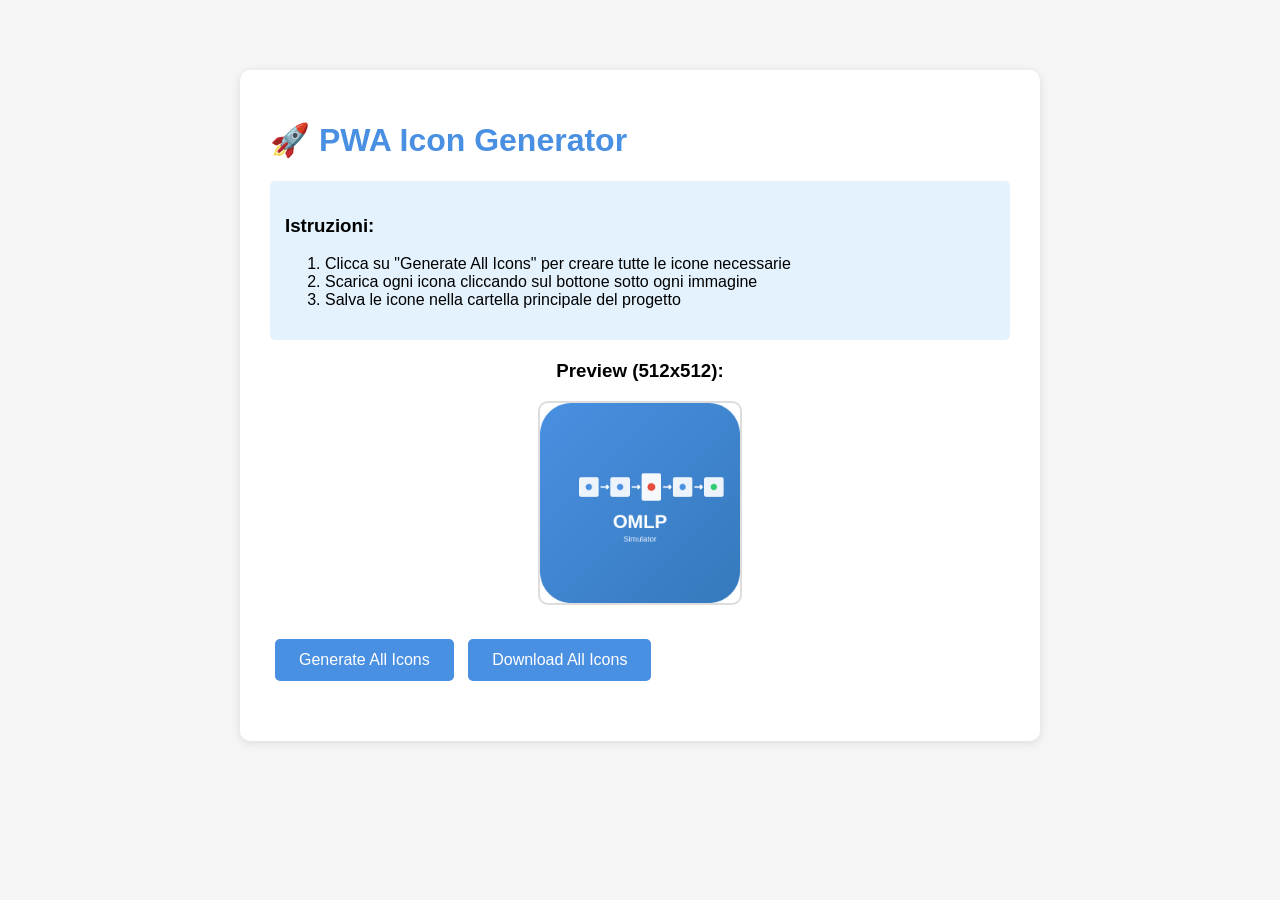
<file: generate-icons.html>
<!DOCTYPE html>
<html lang="en">
<head>
    <meta charset="UTF-8">
    <meta name="viewport" content="width=device-width, initial-scale=1.0">
    <title>PWA Icon Generator</title>
    <style>
        body {
            font-family: Arial, sans-serif;
            max-width: 800px;
            margin: 50px auto;
            padding: 20px;
            background: #f5f5f5;
        }
        .container {
            background: white;
            padding: 30px;
            border-radius: 10px;
            box-shadow: 0 2px 10px rgba(0,0,0,0.1);
        }
        h1 {
            color: #4a90e2;
        }
        button {
            background: #4a90e2;
            color: white;
            border: none;
            padding: 12px 24px;
            font-size: 16px;
            border-radius: 5px;
            cursor: pointer;
            margin: 10px 5px;
        }
        button:hover {
            background: #357abd;
        }
        #preview {
            margin: 20px 0;
            text-align: center;
        }
        #preview img {
            max-width: 200px;
            border: 2px solid #ddd;
            border-radius: 10px;
        }
        .progress {
            margin: 20px 0;
            color: #666;
        }
        .success {
            color: #2ecc71;
            font-weight: bold;
        }
        .icon-list {
            margin: 20px 0;
        }
        .icon-item {
            display: inline-block;
            margin: 10px;
            text-align: center;
        }
        .icon-item canvas {
            border: 1px solid #ddd;
            border-radius: 5px;
        }
        .instructions {
            background: #e3f2fd;
            padding: 15px;
            border-radius: 5px;
            margin: 20px 0;
        }
    </style>
</head>
<body>
    <div class="container">
        <h1>🚀 PWA Icon Generator</h1>

        <div class="instructions">
            <h3>Istruzioni:</h3>
            <ol>
                <li>Clicca su "Generate All Icons" per creare tutte le icone necessarie</li>
                <li>Scarica ogni icona cliccando sul bottone sotto ogni immagine</li>
                <li>Salva le icone nella cartella principale del progetto</li>
            </ol>
        </div>

        <div id="preview">
            <h3>Preview (512x512):</h3>
            <img id="previewImage" alt="Icon preview">
        </div>

        <button onclick="generateAllIcons()">Generate All Icons</button>
        <button onclick="downloadAll()">Download All Icons</button>

        <div id="progress" class="progress"></div>

        <div id="iconList" class="icon-list"></div>
    </div>

    <script>
        const iconSizes = [72, 96, 128, 144, 152, 192, 384, 512];
        const svgContent = `<svg xmlns="http://www.w3.org/2000/svg" viewBox="0 0 512 512">
  <defs>
    <linearGradient id="grad1" x1="0%" y1="0%" x2="100%" y2="100%">
      <stop offset="0%" style="stop-color:#4a90e2;stop-opacity:1" />
      <stop offset="100%" style="stop-color:#357abd;stop-opacity:1" />
    </linearGradient>
  </defs>
  <rect width="512" height="512" rx="80" fill="url(#grad1)"/>
  <g transform="translate(100, 150)">
    <rect x="0" y="40" width="50" height="50" rx="5" fill="#ffffff" opacity="0.9"/>
    <circle cx="25" cy="65" r="8" fill="#4a90e2"/>
    <path d="M 55 65 L 75 65" stroke="#ffffff" stroke-width="4" fill="none"/>
    <path d="M 70 60 L 75 65 L 70 70" stroke="#ffffff" stroke-width="4" fill="none" stroke-linejoin="round"/>
    <rect x="80" y="40" width="50" height="50" rx="5" fill="#ffffff" opacity="0.9"/>
    <circle cx="105" cy="65" r="8" fill="#4a90e2"/>
    <path d="M 135 65 L 155 65" stroke="#ffffff" stroke-width="4" fill="none"/>
    <path d="M 150 60 L 155 65 L 150 70" stroke="#ffffff" stroke-width="4" fill="none" stroke-linejoin="round"/>
    <rect x="160" y="30" width="50" height="70" rx="5" fill="#ffffff" opacity="0.95"/>
    <circle cx="185" cy="65" r="10" fill="#e74c3c"/>
    <path d="M 215 65 L 235 65" stroke="#ffffff" stroke-width="4" fill="none"/>
    <path d="M 230 60 L 235 65 L 230 70" stroke="#ffffff" stroke-width="4" fill="none" stroke-linejoin="round"/>
    <rect x="240" y="40" width="50" height="50" rx="5" fill="#ffffff" opacity="0.9"/>
    <circle cx="265" cy="65" r="8" fill="#4a90e2"/>
    <path d="M 295 65 L 315 65" stroke="#ffffff" stroke-width="4" fill="none"/>
    <path d="M 310 60 L 315 65 L 310 70" stroke="#ffffff" stroke-width="4" fill="none" stroke-linejoin="round"/>
    <rect x="320" y="40" width="50" height="50" rx="5" fill="#ffffff" opacity="0.9"/>
    <circle cx="345" cy="65" r="8" fill="#2ecc71"/>
  </g>
  <text x="256" y="320" font-family="Arial, sans-serif" font-size="48" font-weight="bold" fill="#ffffff" text-anchor="middle">OMLP</text>
  <text x="256" y="355" font-family="Arial, sans-serif" font-size="20" fill="#ffffff" text-anchor="middle" opacity="0.9">Simulator</text>
</svg>`;

        let generatedIcons = [];

        function svgToCanvas(svgString, size) {
            return new Promise((resolve, reject) => {
                const img = new Image();
                const blob = new Blob([svgString], { type: 'image/svg+xml' });
                const url = URL.createObjectURL(blob);

                img.onload = () => {
                    const canvas = document.createElement('canvas');
                    canvas.width = size;
                    canvas.height = size;
                    const ctx = canvas.getContext('2d');
                    ctx.drawImage(img, 0, 0, size, size);
                    URL.revokeObjectURL(url);
                    resolve(canvas);
                };

                img.onerror = reject;
                img.src = url;
            });
        }

        async function generateIcon(size) {
            const canvas = await svgToCanvas(svgContent, size);
            return {
                size: size,
                canvas: canvas,
                dataUrl: canvas.toDataURL('image/png')
            };
        }

        async function generateAllIcons() {
            const iconList = document.getElementById('iconList');
            const progress = document.getElementById('progress');
            iconList.innerHTML = '';
            generatedIcons = [];

            progress.textContent = 'Generating icons...';

            for (let i = 0; i < iconSizes.length; i++) {
                const size = iconSizes[i];
                progress.textContent = `Generating ${size}x${size}... (${i + 1}/${iconSizes.length})`;

                const icon = await generateIcon(size);
                generatedIcons.push(icon);

                const iconItem = document.createElement('div');
                iconItem.className = 'icon-item';
                iconItem.innerHTML = `
                    <canvas id="canvas-${size}" width="${size}" height="${size}"></canvas>
                    <div>${size}x${size}</div>
                    <button onclick="downloadIcon(${size})">Download</button>
                `;
                iconList.appendChild(iconItem);

                const targetCanvas = document.getElementById(`canvas-${size}`);
                const ctx = targetCanvas.getContext('2d');
                ctx.drawImage(icon.canvas, 0, 0);
            }

            // Update preview
            const preview512 = generatedIcons.find(i => i.size === 512);
            if (preview512) {
                document.getElementById('previewImage').src = preview512.dataUrl;
            }

            progress.innerHTML = '<span class="success">✓ All icons generated successfully!</span>';
        }

        function downloadIcon(size) {
            const icon = generatedIcons.find(i => i.size === size);
            if (!icon) return;

            const link = document.createElement('a');
            link.download = `icon-${size}x${size}.png`;
            link.href = icon.dataUrl;
            link.click();
        }

        function downloadAll() {
            if (generatedIcons.length === 0) {
                alert('Please generate icons first!');
                return;
            }

            generatedIcons.forEach(icon => {
                setTimeout(() => downloadIcon(icon.size), icon.size);
            });
        }

        // Generate preview on load
        window.onload = () => {
            generateIcon(512).then(icon => {
                document.getElementById('previewImage').src = icon.dataUrl;
            });
        };
    </script>
</body>
</html>
</file>
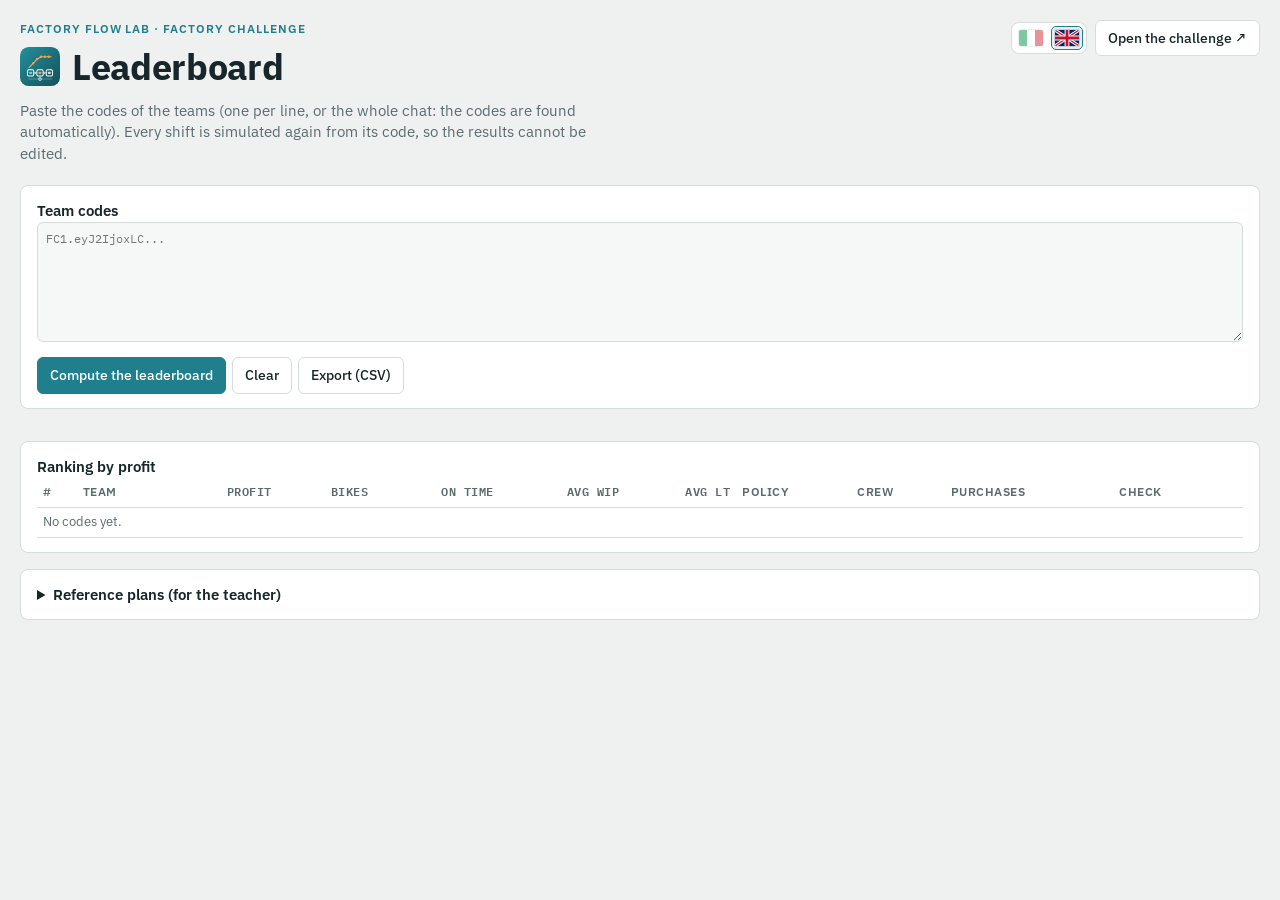
<file: lab/leaderboard.html>
<!DOCTYPE html>
<html lang="en">
<head>
    <meta charset="UTF-8">
    <meta name="viewport" content="width=device-width, initial-scale=1.0, viewport-fit=cover">
    <title>Factory Challenge Leaderboard</title>
    <meta name="description" content="Leaderboard of the Factory Challenge: paste the team codes, every shift is recomputed with the simulator.">
    <link rel="icon" type="image/svg+xml" href="icon.svg">
    <link rel="alternate icon" type="image/png" href="icon-192.png">
    <link rel="preconnect" href="https://fonts.googleapis.com">
    <link rel="preconnect" href="https://fonts.gstatic.com" crossorigin>
    <link rel="stylesheet" href="https://fonts.googleapis.com/css2?family=IBM+Plex+Sans:wght@400;500;600;700&family=IBM+Plex+Mono:wght@400;500;600&display=swap">
    <link rel="stylesheet" href="styles.css">
    <style>
        .lb-input { width: 100%; min-height: 120px; font-family: var(--font-mono); font-size: 12px; padding: 8px; border: 1px solid var(--line); border-radius: 6px; background: var(--surface-2); color: var(--ink); }
        .lb-table td, .lb-table th { white-space: nowrap; }
        .lb-table tr.first td { font-weight: 700; }
        .lb-table .rank { font-family: var(--font-mono); font-size: 16px; font-weight: 700; color: var(--accent); }
        .lb-table tr.detail td { white-space: normal; background: var(--surface-2); font-size: 13px; }
        .awards { display: grid; grid-template-columns: repeat(4, minmax(0, 1fr)); gap: 10px; }
        @media (max-width: 900px) { .awards { grid-template-columns: repeat(2, minmax(0, 1fr)); } }
        .award { border: 1px solid var(--line); border-radius: var(--r); padding: 10px 12px; background: var(--surface); }
        .award .a-label { font-size: 12px; text-transform: uppercase; letter-spacing: 0.05em; color: var(--muted); font-weight: 600; }
        .award .a-team { font-size: 18px; font-weight: 700; display: block; margin-top: 2px; }
        .award .a-val { font-family: var(--font-mono); font-size: 13px; color: var(--muted); }
        .ok { color: var(--working); } .bad { color: var(--blocked); }
        .btn-link { background: none; border: none; color: var(--accent); cursor: pointer; font: inherit; padding: 0; text-decoration: underline; }
    </style>
</head>
<body>
<div class="page">
    <header class="masthead">
        <div class="masthead-text">
            <p class="eyebrow">Factory Flow Lab · Factory Challenge</p>
            <h1><img class="brand-logo" src="icon.svg" alt="" width="40" height="40">Leaderboard</h1>
            <p class="lede">Paste the codes of the teams (one per line, or the whole chat: the codes are found automatically). Every shift is simulated again from its code, so the results cannot be edited.</p>
        </div>
        <div class="masthead-actions">
            <a class="link-btn" href="index.html#ebike.challenge">Open the challenge ↗</a>
        </div>
    </header>

    <section class="panel">
        <label for="codes" class="panel-title">Team codes</label>
        <textarea id="codes" class="lb-input" placeholder="FC1.eyJ2IjoxLC..." spellcheck="false"></textarea>
        <div class="chip-row">
            <button id="compute" class="btn btn-primary" type="button">Compute the leaderboard</button>
            <button id="clear" class="btn" type="button">Clear</button>
            <button id="csv" class="btn" type="button">Export (CSV)</button>
            <span id="status" class="caption"></span>
        </div>
    </section>

    <section class="awards" id="awards" aria-label="Awards"></section>

    <section class="panel">
        <h2 class="panel-title">Ranking by profit</h2>
        <div class="table-scroll">
            <table class="lb-table">
                <thead><tr><th>#</th><th>Team</th><th class="num">Profit</th><th class="num">Bikes</th><th class="num">On time</th><th class="num">Avg WIP</th><th class="num">Avg LT</th><th>Policy</th><th>Crew</th><th>Purchases</th><th>Check</th><th></th></tr></thead>
                <tbody id="rows"><tr><td colspan="12" class="caption">No codes yet.</td></tr></tbody>
            </table>
        </div>
    </section>

    <details class="panel">
        <summary class="panel-title">Reference plans (for the teacher)</summary>
        <p class="caption">The same rules and the same random numbers as the teams. Useful in the debriefing to show what each lever is worth.</p>
        <div class="table-scroll">
            <table class="lb-table">
                <thead><tr><th>Plan</th><th class="num">Profit</th><th class="num">Bikes</th><th class="num">Late</th><th class="num">Avg WIP</th><th>Lesson</th></tr></thead>
                <tbody id="refs"></tbody>
            </table>
        </div>
    </details>
</div>

<script src="i18n-it.js"></script>
<script src="i18n.js"></script>
<script src="engine.js"></script>
<script src="challenge.js"></script>
<script>
(function () {
    'use strict';
    const CH = window.FlowChallenge;
    const scn = CH.SCENARIOS.ebike;
    const $ = id => document.getElementById(id);
    const eur = x => (x < 0 ? '−' : '') + Math.abs(Math.round(x)).toLocaleString('en-US') + ' €';
    const esc = s => String(s).replace(/[&<>"']/g, c => ({ '&': '&amp;', '<': '&lt;', '>': '&gt;', '"': '&quot;', "'": '&#39;' }[c]));
    const POL = { zones: 'Dedicated', tied: 'Tied', bucket: 'Bucket brigade', dropping: 'Job dropping' };
    let rows = [];

    try { $('codes').value = localStorage.getItem('flowLab.leaderboard') || ''; } catch (e) { /* storage unavailable */ }

    function compute() {
        const text = $('codes').value;
        try { localStorage.setItem('flowLab.leaderboard', text); } catch (e) { /* storage unavailable */ }
        const codes = text.match(/FC1\.[A-Za-z0-9_-]+/g) || [];
        rows = [];
        let bad = 0;
        codes.forEach(code => {
            try {
                const dec = CH.decode(code);
                const r = CH.runShift(dec.scenario, dec.timeline);
                rows.push({ team: dec.team || 'Team', r, claimed: dec.claimed, code });
            } catch (e) { bad++; }
        });
        // same team twice: keep the first code (the first official shift)
        const seen = new Set();
        rows = rows.filter(x => { const k = x.team.trim().toLowerCase(); if (seen.has(k)) { x.dup = true; return false; } seen.add(k); return true; });
        rows.sort((a, b) => b.r.profit - a.r.profit);
        $('status').textContent = `${rows.length} team${rows.length === 1 ? '' : 's'}` + (bad ? `, ${bad} code${bad > 1 ? 's' : ''} not valid` : '') + '.';
        renderRows();
        renderAwards();
    }

    function renderRows() {
        if (!rows.length) { $('rows').innerHTML = '<tr><td colspan="12" class="caption">No valid codes.</td></tr>'; return; }
        $('rows').innerHTML = rows.map((x, i) => {
            const r = x.r, d0 = r.timeline[0].d;
            const people = [...new Set(d0.order.concat(d0.hires))].join('→');
            const buys = scn.items.filter(it => r.timeline[r.timeline.length - 1].d.buy[it.id]).map(it => it.id).join(', ') || '–';
            const okCheck = x.claimed == null || Math.round(r.profit) === x.claimed;
            return `<tr class="${i === 0 ? 'first' : ''}"><td class="rank">${i + 1}</td><td>${esc(x.team)}</td><td class="num">${eur(r.profit)}</td>` +
                `<td class="num">${r.delivered}/${r.demand}</td><td class="num">${(r.onTime * 100).toFixed(0)}%</td><td class="num">${r.avgWIP.toFixed(1)}</td><td class="num">${r.avgLT.toFixed(0)}</td>` +
                `<td>${POL[d0.policy]}${d0.wip > 0 ? ', w ' + d0.wip : ', no cap'}</td><td>${esc(people)}</td><td>${esc(buys)}</td>` +
                `<td class="${okCheck ? 'ok' : 'bad'}">${okCheck ? '✓ recomputed' : '⚠ differs from the app'}</td>` +
                `<td><button class="btn-link" type="button" data-i="${i}">details</button></td></tr>` +
                `<tr class="detail" id="d${i}" hidden><td colspan="12">${detail(r)}</td></tr>`;
        }).join('');
        $('rows').querySelectorAll('[data-i]').forEach(b => b.addEventListener('click', () => { const el = $('d' + b.dataset.i); el.hidden = !el.hidden; }));
    }

    function detail(r) {
        const a = r.account;
        const acc = [['Revenue', a.revenue], ['Wages', a.wages], ['Temps, training, purchases', a.investments], ['WIP', a.wip], ['Late bikes', a.late], ['Missing bikes', a.missing]]
            .map(x => `${x[0]} <strong>${eur(x[1])}</strong>`).join(' · ');
        const steps = r.costs.map(c => `${CH.clock(scn, c.t)} ${esc(c.what)} (${eur(c.cost)})`).join('; ') || 'no purchases, temps or training';
        const wipSteps = r.timeline.map(x => `${CH.clock(scn, x.t)} w = ${x.d.wip > 0 ? x.d.wip : 'no cap'}`).join(', ');
        return `${acc}<br>Decisions: ${steps}<br>WIP cap: ${wipSteps}<br>Late bikes ${r.late}, workers busy ${(r.laborUtil * 100).toFixed(0)}%${r.stalled ? ', <strong class="bad">the line stopped</strong>' : ''}.`;
    }

    function renderAwards() {
        if (!rows.length) { $('awards').innerHTML = ''; return; }
        $('awards').innerHTML = CH.AWARDS.map(aw => {
            const vals = rows.map(x => ({ x, v: aw.pick(x.r) })).filter(o => isFinite(o.v));
            if (!vals.length) return `<div class="award"><span class="a-label">${esc(aw.label)}</span><span class="a-team">–</span></div>`;
            const best = vals.reduce((b, o) => (aw.best === 'max' ? o.v > b.v : o.v < b.v) ? o : b);
            const shown = aw.id === 'profit' ? eur(best.v) : aw.id === 'lean' ? best.v.toFixed(1) + ' bikes' : aw.id === 'ontime' ? (best.x.r.onTime * 100).toFixed(0) + '% on time' : best.v + ' bikes';
            return `<div class="award"><span class="a-label">${esc(aw.label)}</span><span class="a-team">${esc(best.x.team)}</span><span class="a-val">${shown}</span></div>`;
        }).join('');
    }

    function exportCsv() {
        if (!rows.length) { $('status').textContent = 'Compute the leaderboard first.'; return; }
        const head = ['rank', 'team', 'profit', 'bikes', 'late', 'on_time', 'avg_WIP', 'avg_LT', 'policy', 'wip_start', 'team_order', 'purchases', 'revenue', 'wages', 'investments', 'wip_cost', 'late_penalty', 'missing_penalty'];
        const lines = rows.map((x, i) => {
            const r = x.r, d0 = r.timeline[0].d, a = r.account;
            const v = [i + 1, x.team, r.profit, r.delivered, r.late, r.onTime.toFixed(3), r.avgWIP.toFixed(2), r.avgLT.toFixed(1), d0.policy, d0.wip,
                [...new Set(d0.order.concat(d0.hires))].join(' '), scn.items.filter(it => r.timeline[r.timeline.length - 1].d.buy[it.id]).map(it => it.id).join(' '),
                a.revenue, a.wages, a.investments, a.wip, a.late, a.missing];
            return v.map(s => /[",\n]/.test(String(s)) ? '"' + String(s).replace(/"/g, '""') + '"' : s).join(',');
        });
        const blob = new Blob([[head.join(',')].concat(lines).join('\n')], { type: 'text/csv' });
        const a = document.createElement('a'); a.href = URL.createObjectURL(blob); a.download = 'factory-challenge-leaderboard.csv';
        document.body.appendChild(a); a.click(); a.remove();
    }

    // reference plans (the team reacts to Carla's absence only when it must, as most teams would)
    function refPlans() {
        const cp = o => JSON.parse(JSON.stringify(o));
        const mk = (mod, at10) => { const d = CH.baseDecision(scn); mod(d); const d1 = cp(d); if (at10) at10(d1); return [{ t: 0, d }, { t: 120, d: d1 }]; };
        const trainS5 = d => { d.skills.Bruno[4] = true; };
        const plans = [
            ['Starting plan, nobody trained on S5 at 10:00', mk(() => {}), 'Carla leaves and nobody can test: the line stops.'],
            ['Starting plan, Bruno trained on S5 at 10:00', mk(() => {}, trainS5), 'Dedicated zones: TR set by the most loaded person.'],
            ['Two new machines (robot, paint booth)', mk(d => { d.buy.robot2 = true; d.buy.booth2 = true; d.wip = 8; }, trainS5), 'TOC: machines do not help a line limited by labor.'],
            ['Job dropping, w = 4, no purchases', mk(d => { d.policy = 'dropping'; d.wip = 4; }), 'Organization alone: workers never stay blocked.'],
            ['Bucket brigade Anna → Bruno → Carla', mk(d => { d.policy = 'bucket'; d.wip = 0; }), 'Fastest first: blocking, low TR.'],
            ['Bucket brigade Carla → Bruno → Anna', mk(d => { d.policy = 'bucket'; d.wip = 0; d.order = ['Carla', 'Bruno', 'Anna']; }), 'Slowest first (Bartholdi & Eisenstein).'],
            ['Job dropping w = 6 + Elena + standard work', mk(d => { d.policy = 'dropping'; d.wip = 6; d.hires = ['Elena']; d.buy.stdWork = true; }), 'Labor capacity where it is missing.'],
            ['...and w = 3 at 14:00 (rush order)', (() => { const tl = mk(d => { d.policy = 'dropping'; d.wip = 6; d.hires = ['Elena']; d.buy.stdWork = true; }); const d3 = cp(tl[1].d); d3.wip = 3; tl.push({ t: 240, d: cp(tl[1].d) }, { t: 360, d: d3 }); return tl; })(), 'Less WIP, shorter LT: Little.'],
            ['Buy everything, hire both temps', mk(d => { d.policy = 'dropping'; d.wip = 8; scn.items.forEach(i => { d.buy[i.id] = true; }); d.hires = ['Dario', 'Elena']; }), 'Capacity beyond the demand earns nothing.']
        ];
        $('refs').innerHTML = plans.map(p => {
            const r = CH.runShift(scn, p[1]);
            return `<tr><td>${esc(p[0])}</td><td class="num">${eur(r.profit)}</td><td class="num">${r.delivered}</td><td class="num">${r.late}</td><td class="num">${r.avgWIP.toFixed(1)}</td><td>${esc(p[2])}</td></tr>`;
        }).join('');
    }

    $('compute').addEventListener('click', compute);
    $('clear').addEventListener('click', () => { $('codes').value = ''; compute(); });
    $('csv').addEventListener('click', exportCsv);
    document.querySelector('details').addEventListener('toggle', e => { if (e.target.open && !$('refs').innerHTML) refPlans(); });
    if ($('codes').value.trim()) compute();
})();
</script>
</body>
</html>
</file>
<file: lab/styles.css>
/* Labor Flow Simulator
   Layout: setup column on the left (scrolls with the page), line + results on the right;
   one column below 1100px. Shop-floor palette: steel neutrals with the teal of the
   original Factory Flow Simulation; worker states use fixed semantic colors. */
:root {
    --bg: #eef1f0;
    --surface: #ffffff;
    --surface-2: #f6f8f7;
    --ink: #16262b;
    --muted: #5a6b70;
    --line: #d5dddb;
    --accent: #1f7f8c;
    --accent-ink: #ffffff;
    --accent-soft: rgba(31, 127, 140, 0.12);
    --working: #2e9a58;
    --blocked: #d2463b;
    --walking: #2f6fd0;
    --idle: #98a5a8;
    --waiting: #c98a12;
    --machine: #e3e9e8;
    --machine-edge: #b9c6c4;
    --shadow: 0 1px 2px rgba(22, 38, 43, 0.06), 0 4px 14px rgba(22, 38, 43, 0.05);
    --font-body: "IBM Plex Sans", "Segoe UI", system-ui, -apple-system, sans-serif;
    --font-mono: "IBM Plex Mono", ui-monospace, "Cascadia Mono", Consolas, monospace;
    --r: 8px;
    color-scheme: light;
}
@media (prefers-color-scheme: dark) {
    :root:not([data-theme="light"]) {
        --bg: #0f1719;
        --surface: #172225;
        --surface-2: #1c2a2d;
        --ink: #e3ecea;
        --muted: #93a6a8;
        --line: #2b3b3e;
        --accent: #3fb3c2;
        --accent-ink: #062126;
        --accent-soft: rgba(63, 179, 194, 0.16);
        --working: #46c27a;
        --blocked: #f06a5e;
        --walking: #5b95ef;
        --idle: #6f8184;
        --waiting: #e4a93a;
        --machine: #223236;
        --machine-edge: #3a5054;
        --shadow: 0 1px 2px rgba(0, 0, 0, 0.3);
        color-scheme: dark;
    }
}
:root[data-theme="dark"] {
    --bg: #0f1719;
    --surface: #172225;
    --surface-2: #1c2a2d;
    --ink: #e3ecea;
    --muted: #93a6a8;
    --line: #2b3b3e;
    --accent: #3fb3c2;
    --accent-ink: #062126;
    --accent-soft: rgba(63, 179, 194, 0.16);
    --working: #46c27a;
    --blocked: #f06a5e;
    --walking: #5b95ef;
    --idle: #6f8184;
    --waiting: #e4a93a;
    --machine: #223236;
    --machine-edge: #3a5054;
    --shadow: 0 1px 2px rgba(0, 0, 0, 0.3);
    color-scheme: dark;
}

* { box-sizing: border-box; }
html { -webkit-text-size-adjust: 100%; }
body {
    margin: 0;
    background: var(--bg);
    color: var(--ink);
    font-family: var(--font-body);
    font-size: 15px;
    line-height: 1.45;
}
.page {
    max-width: 1500px;
    margin: 0 auto;
    padding-inline: 20px;
    padding-block: 20px 48px;
    display: flex;
    flex-direction: column;
    gap: 16px;
}
.mono, input[type="number"], input.oee-in, output { font-family: var(--font-mono); font-variant-numeric: tabular-nums; }
h1, h2, h3 { text-wrap: balance; margin: 0; }
sub { font-size: 0.72em; }

/* ---------- masthead ---------- */
.masthead { display: flex; flex-wrap: wrap; justify-content: space-between; align-items: flex-start; gap: 16px; }
.masthead-text { max-width: 760px; min-width: 0; }
.eyebrow { margin: 0 0 4px; font-size: 12px; letter-spacing: 0.08em; text-transform: uppercase; color: var(--accent); font-weight: 600; }
h1 { font-size: clamp(26px, 3.4vw, 36px); font-weight: 700; letter-spacing: -0.01em; }
.author { margin: 0; font-size: 13px; color: var(--muted); }
.lede { margin: 6px 0 4px; color: var(--muted); max-width: 68ch; }
.brand-logo { width: 1.1em; height: 1.1em; border-radius: 22%; vertical-align: -0.16em; margin-right: 0.35em; }
/* language switch: two small flags */
.lang-switch { display: inline-flex; gap: 4px; padding: 3px; border: 1px solid var(--line); border-radius: 8px; background: var(--surface); }
.lang-flag { display: inline-flex; padding: 3px; border: 1px solid transparent; border-radius: 5px; background: none; cursor: pointer; opacity: 0.5; line-height: 0; }
.lang-flag svg { border-radius: 2px; box-shadow: 0 0 0 1px rgba(0, 0, 0, 0.12); }
.lang-flag:hover, .lang-flag:focus-visible { opacity: 1; outline: none; border-color: var(--line); }
.lang-flag[aria-pressed="true"] { opacity: 1; border-color: var(--accent); background: var(--accent-soft); }
.masthead-actions { display: flex; flex-wrap: wrap; justify-content: flex-end; gap: 8px; align-items: center; }

/* ---------- buttons & inputs ---------- */
.btn, .link-btn {
    font: inherit; font-size: 14px; font-weight: 500;
    display: inline-flex; align-items: center; gap: 6px;
    padding: 7px 12px; border-radius: 6px;
    border: 1px solid var(--line); background: var(--surface); color: var(--ink);
    cursor: pointer; text-decoration: none; white-space: nowrap;
}
.btn:hover:not(:disabled), .link-btn:hover { border-color: var(--accent); }
.btn:disabled { opacity: 0.45; cursor: default; }
.btn:focus-visible, .link-btn:focus-visible, input:focus-visible, select:focus-visible { outline: 2px solid var(--accent); outline-offset: 1px; }
.btn-primary { background: var(--accent); border-color: var(--accent); color: var(--accent-ink); }
.btn-primary:hover:not(:disabled) { filter: brightness(1.08); }
.btn-ghost { background: transparent; }
.btn-small { font-size: 13px; padding: 5px 9px; }
.btn-sq { width: 30px; height: 30px; padding: 0; justify-content: center; font-size: 16px; }
input[type="number"], input.oee-in, select {
    font-size: 14px; color: var(--ink); background: var(--surface-2);
    border: 1px solid var(--line); border-radius: 6px; padding: 5px 7px; min-width: 0;
}
input[type="number"] { width: 72px; }
select { font-family: var(--font-body); }
.stepper { display: inline-flex; align-items: center; gap: 4px; }
.stepper input { width: 56px; text-align: center; }
.with-unit { display: inline-flex; align-items: center; gap: 6px; }
.unit-label { color: var(--muted); font-size: 0.9em; }
.sym { font-style: italic; font-family: Georgia, "Times New Roman", serif; }

/* ---------- scenarios ---------- */
.section-label { font-size: 12px; letter-spacing: 0.08em; text-transform: uppercase; color: var(--muted); font-weight: 600; margin-bottom: 8px; }
.preset-list { display: flex; flex-wrap: wrap; gap: 8px; }
.preset {
    font: inherit; text-align: left; cursor: pointer;
    background: var(--surface); color: var(--ink);
    border: 1px solid var(--line); border-radius: 6px;
    padding: 6px 10px; display: flex; flex-direction: column; gap: 1px; max-width: 260px;
}
.preset:hover { border-color: var(--accent); }
.preset.active { border-color: var(--accent); background: var(--accent-soft); }
.preset .p-ref { font-family: var(--font-mono); font-size: 11px; color: var(--accent); letter-spacing: 0.02em; }
.preset .p-name { font-size: 13.5px; font-weight: 500; }

/* ---------- run bar ---------- */
.runbar {
    position: sticky; top: env(safe-area-inset-top, 0px); z-index: 5;
    display: flex; flex-wrap: wrap; align-items: center; gap: 12px 20px;
    background: var(--surface); border: 1px solid var(--line); border-radius: var(--r);
    padding: 8px 12px; box-shadow: var(--shadow);
}
.run-buttons { display: flex; flex-wrap: wrap; gap: 6px; }
.run-speed { display: flex; align-items: center; gap: 8px; font-size: 14px; }
.run-speed input { width: 160px; accent-color: var(--accent); }
.run-speed output { min-width: 86px; font-size: 13px; }
.run-clock { margin-left: auto; font-size: 18px; font-weight: 600; }
.only-narrow { display: none; }
@media (max-width: 1100px) { .only-narrow { display: inline-flex; } }
.clock-label { color: var(--muted); font-weight: 400; }

/* ---------- layout ---------- */
.workspace { display: grid; grid-template-columns: 360px minmax(0, 1fr); gap: 16px; align-items: start; }
.setup, .results { display: flex; flex-direction: column; gap: 16px; min-width: 0; }
@media (max-width: 1100px) { .workspace { grid-template-columns: minmax(0, 1fr); } .results { order: 1; } .setup { order: 2; } .run-clock { margin-left: 0; } }

.panel { background: var(--surface); border: 1px solid var(--line); border-radius: var(--r); padding: 14px 16px; min-width: 0; }
.panel-head { display: flex; flex-wrap: wrap; justify-content: space-between; align-items: center; gap: 8px; margin-bottom: 10px; }
.panel-title { font-size: 15px; font-weight: 600; }
.setup .panel-title { margin-bottom: 10px; }
.field-row { display: flex; justify-content: space-between; align-items: center; gap: 10px; margin-top: 8px; flex-wrap: wrap; }
.field-row label { font-size: 14px; }
.chip-row { display: flex; flex-wrap: wrap; gap: 6px; margin-top: 10px; }
.caption { margin: 8px 0 0; font-size: 13px; color: var(--muted); max-width: 90ch; }

/* policy cards */
.policy-list { display: grid; grid-template-columns: 1fr 1fr; gap: 6px; }
.policy-opt {
    font: inherit; cursor: pointer; text-align: left;
    border: 1px solid var(--line); border-radius: 6px; background: var(--surface-2); color: var(--ink);
    padding: 7px 9px; font-size: 13.5px; line-height: 1.25;
}
.policy-opt[aria-checked="true"] { border-color: var(--accent); background: var(--accent-soft); font-weight: 600; }
.policy-rule { font-size: 13px; color: var(--muted); margin: 10px 0 0; }
.zones-info { margin-top: 8px; font-size: 13px; display: flex; flex-wrap: wrap; gap: 6px; }
.zone-chip { font-family: var(--font-mono); font-size: 12px; border-radius: 4px; padding: 2px 6px; border: 1px solid var(--line); }

/* worker table */
.worker-table { display: grid; grid-template-columns: repeat(auto-fill, minmax(112px, 1fr)); gap: 6px; margin-top: 10px; }
.wcell { display: flex; align-items: center; gap: 6px; border: 1px solid var(--line); border-radius: 6px; padding: 4px 6px; background: var(--surface-2); }
.wcell .wdot { width: 14px; height: 14px; border-radius: 50%; flex: none; }
.wcell .wname { font-family: var(--font-mono); font-size: 12px; width: 24px; }
.wcell input { width: 62px; padding: 3px 4px; font-size: 13px; }

.radio-stack { display: flex; flex-direction: column; gap: 6px; }
.radio { display: flex; gap: 8px; align-items: flex-start; font-size: 14px; cursor: pointer; }
.radio input { margin-top: 3px; accent-color: var(--accent); }

/* tables */
.table-scroll { overflow-x: auto; }
table { border-collapse: collapse; width: 100%; font-size: 13.5px; }
th { text-align: left; font-weight: 600; color: var(--muted); font-size: 12px; text-transform: uppercase; letter-spacing: 0.04em; padding: 6px 6px; border-bottom: 1px solid var(--line); white-space: nowrap; }
td { padding: 5px 6px; border-bottom: 1px solid var(--line); vertical-align: middle; }
.station-table input[type="number"] { width: 58px; padding: 3px 5px; }
.station-table select { padding: 3px 4px; font-size: 13px; }
.station-table td:first-child { font-family: var(--font-mono); font-weight: 600; }
.num { text-align: right; font-family: var(--font-mono); font-variant-numeric: tabular-nums; white-space: nowrap; }
.theory-table td:nth-child(2) { font-family: var(--font-mono); font-size: 12.5px; color: var(--muted); }
.theory-table tr.ref td { color: var(--muted); }
.theory-table tr.group td { font-size: 12px; text-transform: uppercase; letter-spacing: 0.05em; color: var(--accent); font-weight: 600; padding-top: 12px; border-bottom: none; }
.delta-ok { color: var(--working); }
.delta-warn { color: var(--waiting); }
.delta-bad { color: var(--blocked); }

.pill { font-size: 12.5px; font-weight: 600; padding: 3px 10px; border-radius: 999px; border: 1px solid currentColor; }
.pill.labor { color: var(--walking); }
.pill.machines { color: var(--waiting); }

/* line canvas */
.legend { list-style: none; display: flex; flex-wrap: wrap; gap: 12px; padding: 0; margin: 0; font-size: 13px; color: var(--muted); }
.legend li { display: flex; align-items: center; gap: 5px; }
.dot { width: 15px; height: 15px; border-radius: 50%; display: inline-block; border: 3px solid; background: radial-gradient(circle at 50% 38%, #f3c9a0 0 2.2px, transparent 2.6px), radial-gradient(ellipse at 50% 105%, var(--muted) 0 4.5px, transparent 5px), #fff; }
.dot.st-working { border-color: var(--working); }
.dot.st-blocked { border-color: var(--blocked); }
.dot.st-walking { border-color: var(--walking); }
.dot.st-idle { border-color: var(--idle); }
.canvas-scroll { overflow-x: auto; }
#lineCanvas { display: block; width: 100%; min-width: 640px; }

/* KPIs */
.kpis { display: grid; grid-template-columns: repeat(5, minmax(0, 1fr)); gap: 10px; }
@media (max-width: 760px) { .kpis { grid-template-columns: repeat(2, minmax(0, 1fr)); } }
.kpi { background: var(--surface); border: 1px solid var(--line); border-radius: var(--r); padding: 10px 12px; display: flex; flex-direction: column; gap: 2px; min-width: 0; }
.kpi-label { font-size: 12px; text-transform: uppercase; letter-spacing: 0.05em; color: var(--muted); font-weight: 600; }
.kpi-value { font-family: var(--font-mono); font-size: 22px; font-weight: 600; font-variant-numeric: tabular-nums; }
.kpi-sub { font-size: 12.5px; color: var(--muted); font-family: var(--font-mono); overflow-wrap: anywhere; }

/* charts */
.chart-grid { display: grid; grid-template-columns: repeat(2, minmax(0, 1fr)); gap: 16px; }
.chart-wide { grid-column: 1 / -1; }
@media (max-width: 760px) { .chart-grid { grid-template-columns: minmax(0, 1fr); } }
.chart-title { font-size: 14px; font-weight: 600; margin-bottom: 8px; }
.chart-box { position: relative; height: 240px; }
.chart-box.tall { height: 300px; }

.sweep-controls { display: flex; flex-wrap: wrap; align-items: center; gap: 10px 18px; }
.sweep-controls .field-row { margin-top: 0; }
.sweep-policies { border: none; padding: 0; margin: 0; display: flex; flex-wrap: wrap; gap: 10px; font-size: 14px; }
.sweep-policies legend { float: left; margin-right: 8px; color: var(--muted); font-size: 14px; padding: 0; }
.sweep-policies input { accent-color: var(--accent); }
.sweep-charts { display: grid; grid-template-columns: repeat(2, minmax(0, 1fr)); gap: 16px; margin-top: 12px; }
@media (max-width: 760px) { .sweep-charts { grid-template-columns: minmax(0, 1fr); } }

.sweep-what { margin: 0; font-size: 14px; color: var(--muted); flex-basis: 100%; }

/* release rules */
.field-label { font-size: 14px; margin: 10px 0 4px; }
.cards-row { display: flex; flex-wrap: wrap; gap: 6px; }
.cards-row label { display: flex; flex-direction: column; align-items: center; gap: 2px; font-size: 12px; color: var(--muted); font-family: var(--font-mono); }
.cards-row input { width: 52px; text-align: center; }
.check-row { display: flex; align-items: center; gap: 6px; margin-top: 10px; font-size: 14px; }

/* collapsible panels: the title is a button, the rest hides */
.collapsible-title { cursor: pointer; user-select: none; display: inline-flex; align-items: center; gap: 6px; }
.collapsible-title::before { content: '▾'; font-size: 12px; color: var(--muted); transition: transform 0.15s; display: inline-block; width: 12px; }
.collapsible-title:hover::before, .collapsible-title:focus-visible::before { color: var(--accent); }
.collapsible-title:focus-visible { outline: 2px solid var(--accent); outline-offset: 2px; border-radius: 3px; }
.panel.collapsed .collapsible-title::before { transform: rotate(-90deg); }
.panel.collapsed > :not(.panel-head):not(.chart-head):not(.collapsible-title) { display: none !important; }
.panel.collapsed > .panel-head > :not(.collapsible-title),
.panel.collapsed > .chart-head > :not(.collapsible-title) { display: none !important; }
.panel.collapsed > .panel-head, .panel.collapsed > .chart-head, .setup .panel.collapsed > .collapsible-title { margin-bottom: 0; }
.chart-grid .panel.collapsed { align-self: start; }

@media (max-width: 760px) {
    .preset-list { flex-wrap: nowrap; overflow-x: auto; padding-bottom: 6px; scroll-snap-type: x proximity; }
    .preset { flex: none; width: 210px; scroll-snap-align: start; }
}
@media (max-width: 520px) {
    .page { padding-inline: 16px; }
    .run-speed input { width: 120px; }
    .policy-list { grid-template-columns: 1fr; }
}
@media (prefers-reduced-motion: reduce) { * { scroll-behavior: auto !important; } }

/* =====================================================================
   Factory Flow Lab additions
   ===================================================================== */
:root { --auto: #3d8fb8; --starved: #d9e0df; }
@media (prefers-color-scheme: dark) { :root:not([data-theme="light"]) { --auto: #5fb0d8; --starved: #26363a; } }
:root[data-theme="dark"] { --auto: #5fb0d8; --starved: #26363a; }

/* part 1 hides everything about workers */
body.mode-machines .labor-only { display: none !important; }
body.mode-labor .machines-only { display: none !important; }

/* part switch: a compact segmented control in the masthead */
.modes { display: inline-flex; border: 1px solid var(--line); border-radius: 8px; overflow: hidden; background: var(--surface); }
.mode-opt {
    font: inherit; font-size: 14px; font-weight: 600; cursor: pointer; color: var(--ink); background: transparent;
    border: none; padding: 7px 12px; display: inline-flex; align-items: baseline; gap: 6px; white-space: nowrap;
}
.mode-opt + .mode-opt { border-left: 1px solid var(--line); }
.mode-opt:hover { background: var(--accent-soft); }
.mode-opt:focus-visible { outline: 2px solid var(--accent); outline-offset: -2px; }
.mode-opt[aria-checked="true"] { background: var(--accent); color: var(--surface); }
.mode-ref { font-family: var(--font-mono); font-size: 11px; font-weight: 500; opacity: 0.8; }

.alert {
    border: 1px solid var(--waiting); background: color-mix(in srgb, var(--waiting) 12%, var(--surface));
    border-radius: var(--r); padding: 8px 12px; font-size: 14px;
}
.alert.stop { border-color: var(--blocked); background: color-mix(in srgb, var(--blocked) 12%, var(--surface)); }
.alert ul { margin: 4px 0 0; padding-left: 18px; }

.head-controls { display: flex; flex-wrap: wrap; align-items: center; gap: 8px 16px; }
.small-label { font-size: 13px; color: var(--muted); margin-right: 4px; }
.check { display: inline-flex; align-items: center; gap: 6px; font-size: 13.5px; cursor: pointer; }
.check input { accent-color: var(--accent); }

/* stations x parameters */
.config-table { width: auto; min-width: 100%; }
.config-table th[scope="row"] { text-align: left; text-transform: none; letter-spacing: 0; font-size: 13px; color: var(--muted); font-weight: 500; white-space: nowrap; position: sticky; left: 0; background: var(--surface); z-index: 1; }
.config-table thead th { text-align: center; font-family: var(--font-mono); font-size: 13px; color: var(--ink); }
.config-table td { text-align: center; padding: 4px 5px; }
.config-table input[type="number"], .config-table input.oee-in { width: 66px; padding: 3px 5px; text-align: right; }
.config-table input.oee-in { width: 84px; }
.tspeed-ctl, .unit-ctl { display: inline-flex; align-items: center; gap: 6px; }
.unit-ctl select, .tspeed-ctl select, select.rate-unit { padding: 3px 4px; }
.tspeed-ctl input { width: 70px; }
.config-table select { width: 104px; padding: 3px 4px; font-size: 13px; }
.config-table tr.more[hidden] { display: none; }
.config-table tr.stat td { font-family: var(--font-mono); font-size: 12.5px; color: var(--muted); }
.config-table tr.sep th, .config-table tr.sep td { border-top: 2px solid var(--line); }
.config-table td.buf { background: var(--surface-2); }
.config-table td.bottleneck { box-shadow: inset 0 -3px 0 var(--waiting); }

/* skills */
.sub-title { font-size: 14px; font-weight: 600; margin: 14px 0 6px; }
.skills-table th, .skills-table td { text-align: center; padding: 3px 4px; }
.skills-table td input { accent-color: var(--accent); width: 16px; height: 16px; }
.skills-table th.wname { font-family: var(--font-mono); text-transform: none; }

/* tooltips */
.tip {
    display: inline-flex; align-items: center; justify-content: center; position: relative;
    width: 16px; height: 16px; border-radius: 50%; font-size: 11px; font-weight: 700;
    border: 1px solid var(--line); color: var(--muted); cursor: help; vertical-align: 1px; margin-left: 2px;
}
.tip-title { width: 20px; height: 20px; font-size: 13px; font-family: var(--font-mono); vertical-align: 6px; margin-left: 6px; }
.tip:hover, .tip:focus-visible { border-color: var(--accent); color: var(--accent); outline: none; }
/* one tooltip for the whole page, placed by app.js so that it stays inside the window */
.tip-box {
    position: fixed; z-index: 100; max-width: min(280px, calc(100vw - 16px)); padding: 8px 10px; border-radius: 6px;
    background: var(--ink); color: var(--surface); font-size: 12.5px; font-weight: 400; line-height: 1.4;
    text-transform: none; letter-spacing: 0; pointer-events: none; box-shadow: 0 4px 14px rgba(0, 0, 0, 0.18);
}

/* saved setups */
.save-row { display: flex; gap: 6px; }
.save-row input { flex: 1; min-width: 0; font: inherit; font-size: 14px; padding: 5px 8px; border: 1px solid var(--line); border-radius: 6px; background: var(--surface-2); color: var(--ink); }
.saved-list { list-style: none; padding: 0; margin: 8px 0 0; display: flex; flex-direction: column; gap: 4px; }
.saved-list li { display: flex; align-items: center; gap: 6px; font-size: 13.5px; }
.saved-list .s-name { flex: 1; min-width: 0; overflow: hidden; text-overflow: ellipsis; white-space: nowrap; }
.saved-list .empty { color: var(--muted); font-size: 13px; }

.convergence { margin: -6px 0 0; font-size: 13px; color: var(--muted); }
.convergence .ok { color: var(--working); font-weight: 600; }

.legend .bar { width: 14px; height: 8px; border-radius: 2px; display: inline-block; }
/* kanban cards: yellow portrait cards with a dark edge, unlike the square parts and the round workers */
:root { --kanban: #f2c14e; --kanban-edge: #5a4300; }
.kcard { width: 9px; height: 13px; border-radius: 1.5px; display: inline-block; background: var(--kanban); border: 1.5px solid var(--kanban-edge); }
.kcard.used { background: transparent; border: 1.5px dashed var(--muted); }
body:not(.rel-kanban) .kanban-only { display: none !important; }
.bar.st-working { background: var(--working); }
.bar.st-auto { background: var(--auto); }
.bar.st-blocked { background: var(--blocked); }
.bar.st-waiting { background: var(--waiting); }
.bar.st-idle { background: var(--starved); border: 1px solid var(--line); }

.gantt-box { position: relative; overflow-x: auto; }
#gantt { display: block; width: 100%; min-width: 560px; }
.chart-card .panel-head { margin-bottom: 4px; }

.notice { margin: 0; border: 1px solid var(--accent); background: var(--accent-soft); border-radius: var(--r); padding: 7px 12px; font-size: 14px; }
.live-hint { margin: 0 0 4px; }

/* scenario menu */
.scenario-bar { display: flex; flex-wrap: wrap; align-items: center; gap: 8px 12px; }
.scenario-bar .section-label { margin: 0; }
.menu-wrap { position: relative; min-width: 0; flex: 1 1 320px; max-width: 640px; }
.scenario-btn { width: 100%; justify-content: space-between; font-size: 15px; padding: 8px 12px; }
.scenario-name { overflow: hidden; text-overflow: ellipsis; white-space: nowrap; min-width: 0; }
.chev { color: var(--muted); }
.scenario-menu {
    position: absolute; z-index: 30; top: calc(100% + 6px); left: 0;
    width: min(760px, calc(100vw - 32px)); max-height: min(70vh, 560px); overflow: auto;
    background: var(--surface); border: 1px solid var(--line); border-radius: var(--r); box-shadow: 0 12px 32px rgba(0, 0, 0, 0.18);
    padding: 10px 12px; display: grid; grid-template-columns: repeat(2, minmax(0, 1fr)); gap: 4px 18px;
}
.scenario-menu[hidden] { display: none; }
@media (max-width: 640px) { .scenario-menu { grid-template-columns: minmax(0, 1fr); } }
.menu-part { display: flex; flex-direction: column; gap: 2px; min-width: 0; }
.menu-part-title { margin: 4px 0 2px; font-size: 13px; font-weight: 700; color: var(--accent); text-transform: uppercase; letter-spacing: 0.06em; }
.menu-group { margin: 8px 0 2px; font-size: 12px; color: var(--muted); font-weight: 600; }
.menu-item {
    font: inherit; font-size: 14px; text-align: left; cursor: pointer; color: var(--ink);
    background: transparent; border: 1px solid transparent; border-radius: 6px; padding: 5px 8px;
}
.menu-item:hover, .menu-item:focus-visible { background: var(--accent-soft); outline: none; border-color: var(--accent); }
.menu-item[aria-checked="true"] { font-weight: 600; background: var(--accent-soft); }
.menu-item[aria-checked="true"]::before { content: '● '; color: var(--accent); }

/* chart zoom */
.chart-head { display: flex; flex-wrap: wrap; justify-content: space-between; align-items: center; gap: 6px 10px; margin-bottom: 8px; }
.chart-head .chart-title { margin: 0; }
.zoom-btns { display: flex; gap: 4px; }
.zoom-btns .btn { font-size: 12px; padding: 3px 8px; }
.zoom-btns .btn[aria-pressed="true"] { border-color: var(--accent); background: var(--accent-soft); color: var(--ink); }
.chart-box canvas { touch-action: pan-y; }
.zoom-hint { margin: -4px 0 0; }

/* exercise mode */
body.exercise .ref-only { display: none !important; }
.exercise-banner { margin: 0; border: 1px solid var(--waiting); border-left-width: 4px; background: var(--surface); border-radius: var(--r); padding: 8px 12px; font-size: 14px; }

/* =====================================================================
   Factory Challenge
   ===================================================================== */
body.challenge .modes, body.challenge .scenario-bar, body.challenge #exerciseBanner,
body.challenge .setup > .panel:not(.challenge-panel), body.challenge #resetBtn, body.challenge #statsBtn,
body.challenge .head-controls, body.challenge #configTable + .chip-row, body.challenge #configTable ~ .caption { display: none !important; }
body.challenge .table-scroll:has(#configTable) + .chip-row, body.challenge .table-scroll:has(#configTable) ~ .caption { display: none !important; }
body.challenge #configTable input, body.challenge #configTable select { pointer-events: none; background: transparent; border-color: transparent; }
.challenge-panel { border: 2px solid var(--accent); }
.ch-state { margin: 0 0 6px; font-size: 13px; font-weight: 700; text-transform: uppercase; letter-spacing: 0.06em; color: var(--accent); }
.ch-state.event { color: var(--blocked); }
.ch-state.running { color: var(--working); }
.ch-brief { margin: 0 0 8px; font-size: 14px; }
.ch-rules { font-size: 13.5px; margin: 6px 0; }
.ch-rules summary { cursor: pointer; color: var(--accent); font-weight: 600; }
.ch-rules ul { padding-left: 18px; margin: 6px 0; display: flex; flex-direction: column; gap: 4px; }
.ch-free { font-size: 11px; font-weight: 600; color: var(--working); border: 1px solid currentColor; border-radius: 999px; padding: 0 6px; margin-left: 4px; text-transform: uppercase; }
.ch-policy { display: grid; grid-template-columns: 1fr 1fr; gap: 4px 8px; font-size: 13.5px; }
.ch-radio, .ch-check { display: flex; gap: 6px; align-items: baseline; font-size: 13.5px; cursor: pointer; }
.ch-radio input, .ch-check input { accent-color: var(--accent); }
.ch-list { display: flex; flex-direction: column; gap: 5px; margin-top: 8px; }
.ch-price { margin-left: auto; font-family: var(--font-mono); font-size: 12.5px; color: var(--muted); white-space: nowrap; padding-left: 8px; }
.ch-crew { list-style: none; padding: 0; margin: 0; display: flex; flex-direction: column; gap: 4px; }
.ch-crew li { display: flex; align-items: center; gap: 8px; border: 1px solid var(--line); border-radius: 6px; padding: 4px 6px; background: var(--surface-2); font-size: 13.5px; }
.ch-crew li.sick { opacity: 0.5; text-decoration: line-through; }
.ch-dot { width: 22px; height: 22px; border-radius: 50%; color: #fff; font-weight: 700; font-size: 12px; display: inline-flex; align-items: center; justify-content: center; flex: none; }
.ch-name { font-weight: 600; min-width: 46px; }
.ch-speed { font-family: var(--font-mono); font-size: 12px; color: var(--muted); }
.ch-note { font-size: 12px; color: var(--muted); flex: 1; min-width: 0; }
.ch-move { display: flex; gap: 2px; }
.ch-move .btn-sq { width: 24px; height: 24px; font-size: 13px; }
.ch-skills td.base { background: var(--accent-soft); }
.ch-stations { font-size: 13px; }
.ch-costs { margin-top: 10px; border-top: 1px solid var(--line); padding-top: 8px; }
.ch-costs-title { margin: 0 0 4px; font-size: 13px; font-weight: 600; }
.ch-costs table { font-size: 13px; }
.ch-costs td { padding: 3px 4px; }
.ch-costs tr.tot td, .ch-account tr.tot td { font-weight: 700; border-top: 2px solid var(--line); }
.ch-warn { color: var(--blocked); font-size: 13px; font-weight: 600; margin: 6px 0 0; }
.ch-live { display: flex; flex-wrap: wrap; gap: 6px 14px; font-family: var(--font-mono); font-size: 13px; margin: 6px 0; }
.ch-live:empty { display: none; }
body.ch-running .challenge-panel input, body.ch-running .challenge-panel .btn-sq { pointer-events: none; opacity: 0.6; }
.ch-event { position: sticky; top: calc(env(safe-area-inset-top, 0px) + 62px); z-index: 6; }
.ch-event-card { background: var(--surface); border: 2px solid var(--blocked); border-radius: var(--r); padding: 8px 12px; box-shadow: 0 6px 18px rgba(0, 0, 0, 0.15);
    display: flex; flex-wrap: wrap; align-items: center; gap: 6px 14px; }
.ch-event-num { font-size: 18px; font-weight: 800; color: var(--blocked); white-space: nowrap; }
.ch-event-body { flex: 1 1 320px; min-width: 0; font-size: 14px; }
.ch-event-hint { color: var(--muted); font-size: 13px; }
.ch-event-body .ch-warn { display: block; }
.ch-continue { font-size: 15px; padding: 8px 16px; }
.ch-event-note { margin: 0 0 8px; padding: 6px 8px; border-left: 4px solid var(--blocked); background: var(--surface-2); font-size: 13.5px; }
.ch-result { border: 2px solid var(--accent); }
.ch-kpis { display: grid; grid-template-columns: repeat(5, minmax(0, 1fr)); gap: 8px; margin-bottom: 10px; }
@media (max-width: 760px) { .ch-kpis { grid-template-columns: repeat(2, minmax(0, 1fr)); } }
.ch-kpis div { border: 1px solid var(--line); border-radius: 6px; padding: 6px 8px; display: flex; flex-direction: column; }
.ch-kpis span { font-size: 12px; color: var(--muted); text-transform: uppercase; letter-spacing: 0.05em; }
.ch-kpis strong { font-family: var(--font-mono); font-size: 20px; }
.ch-account td { padding: 4px 6px; }
.ch-code { width: 100%; font-family: var(--font-mono); font-size: 12px; padding: 8px; border: 1px solid var(--line); border-radius: 6px; background: var(--surface-2); color: var(--ink); word-break: break-all; }

/* the hidden attribute always wins over component display rules */
[hidden] { display: none !important; }

body.challenge .run-clock .unit-label, body.challenge .run-clock .clock-label { display: none; }
</file>
